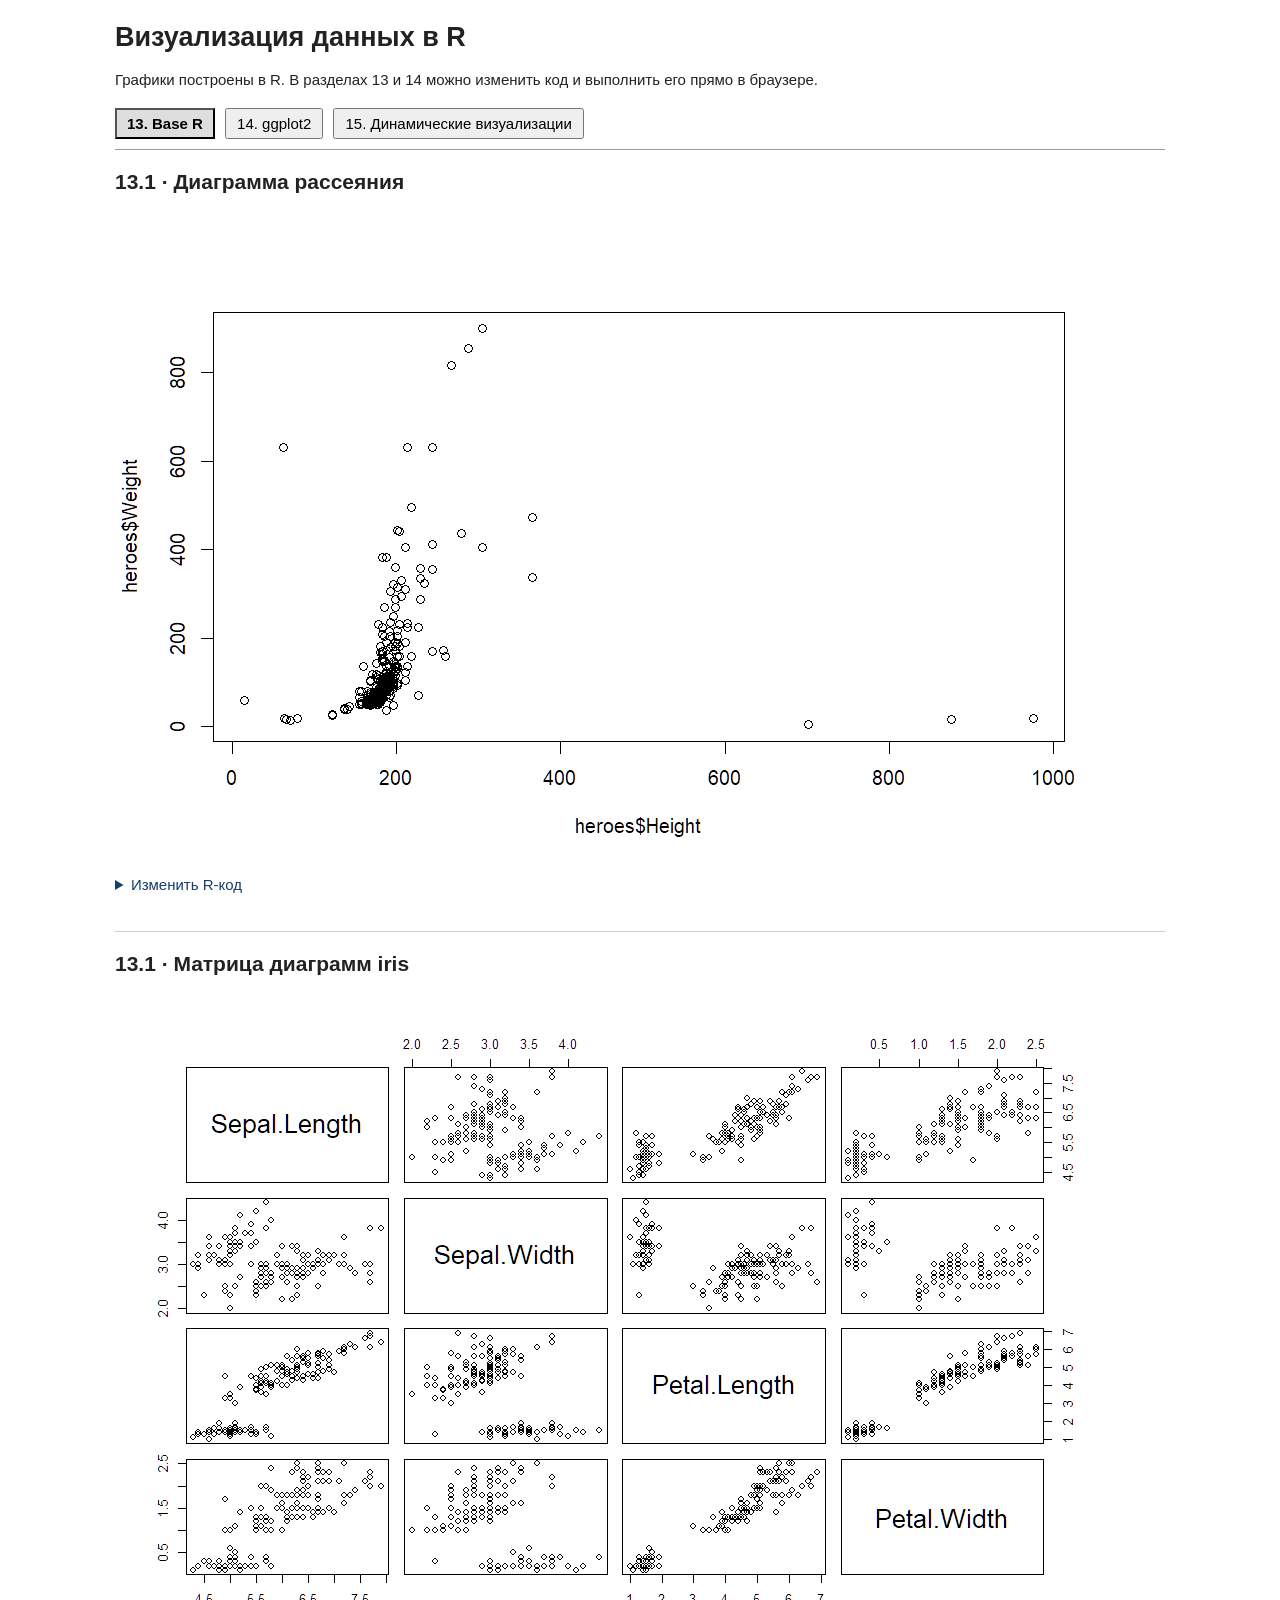
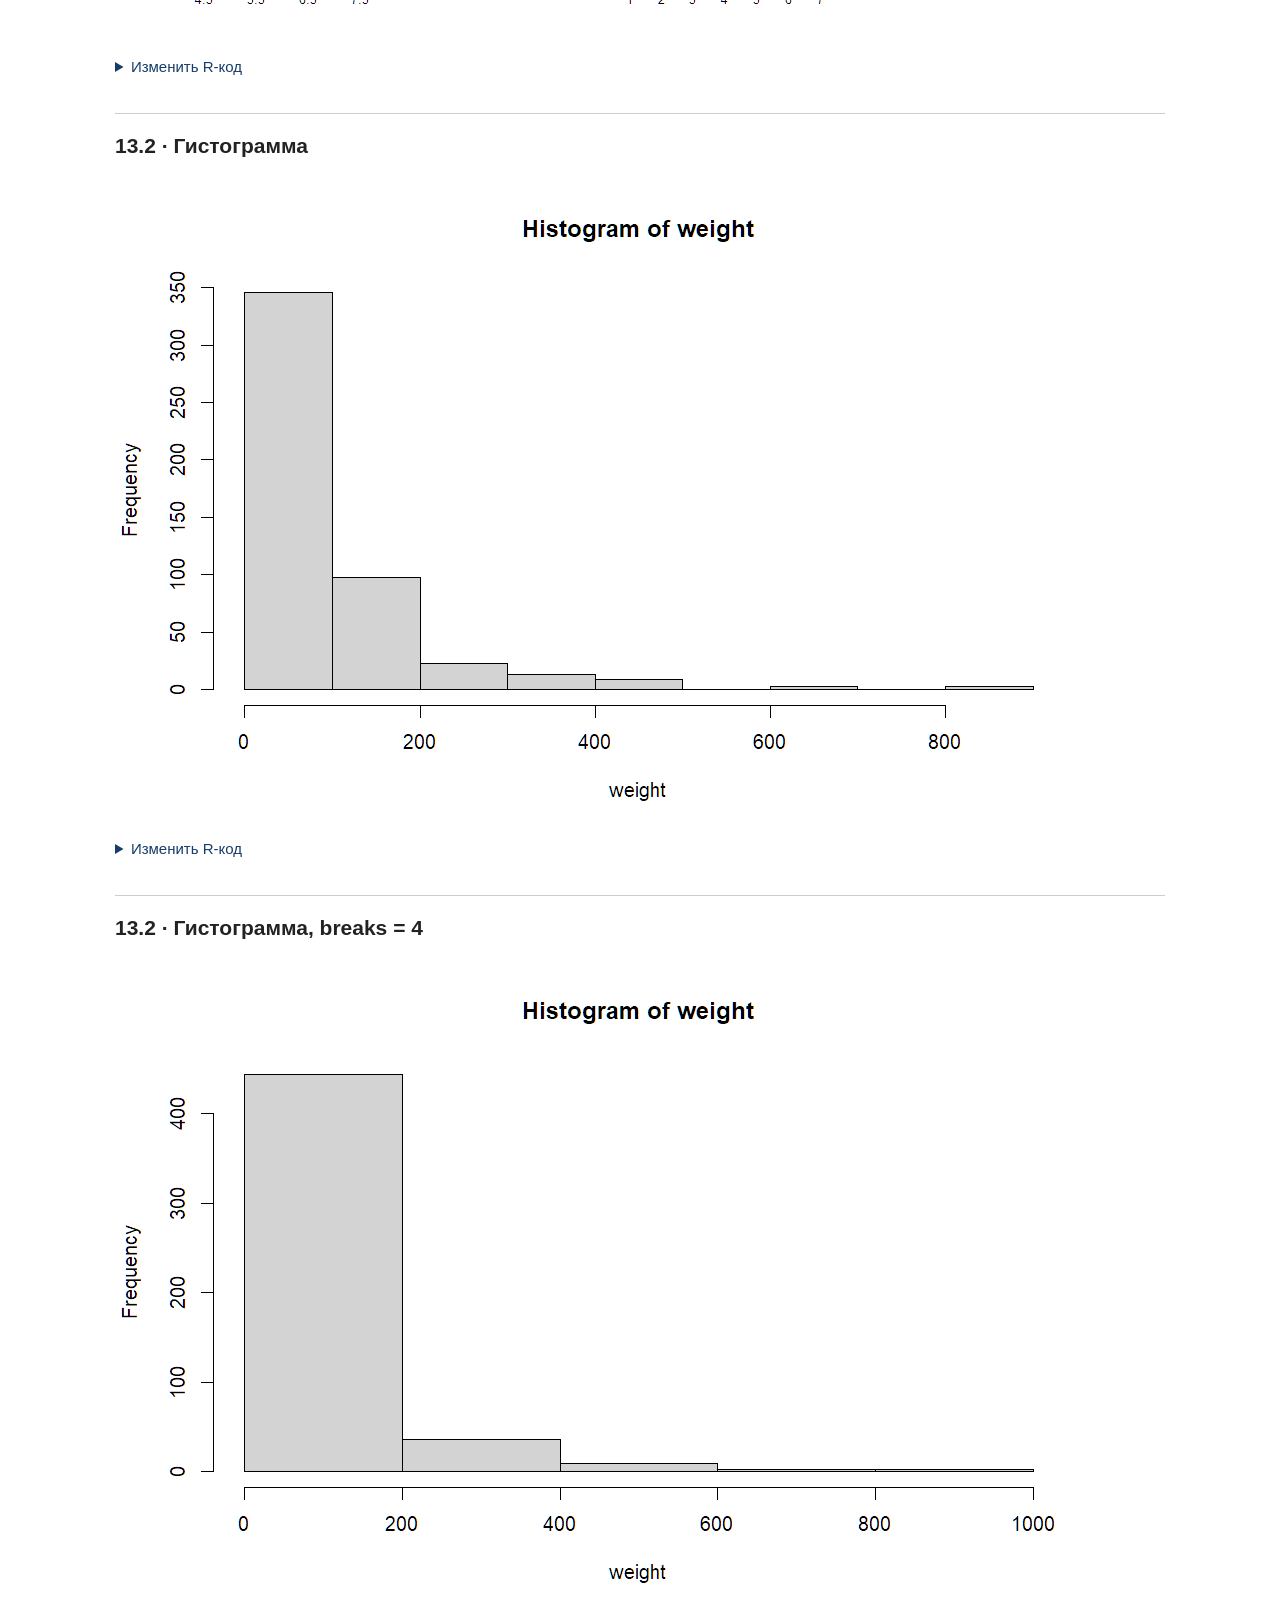
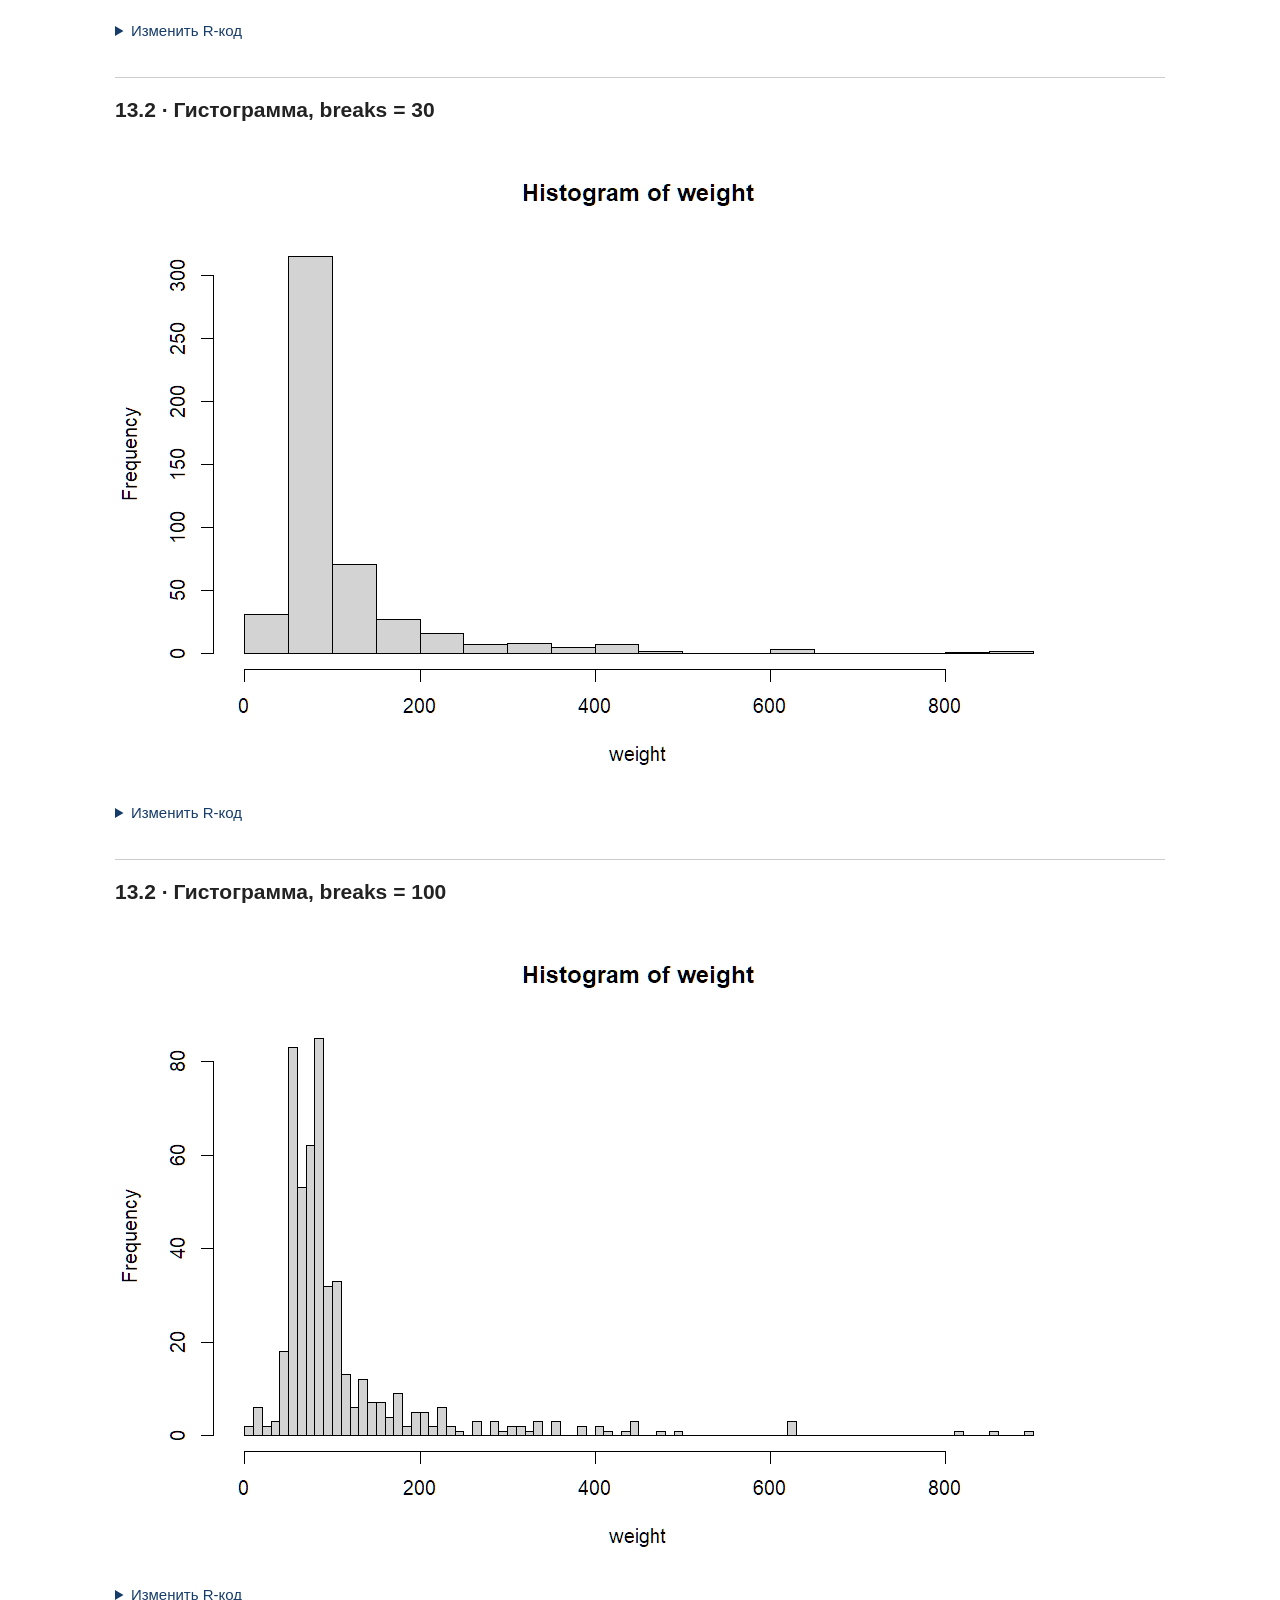
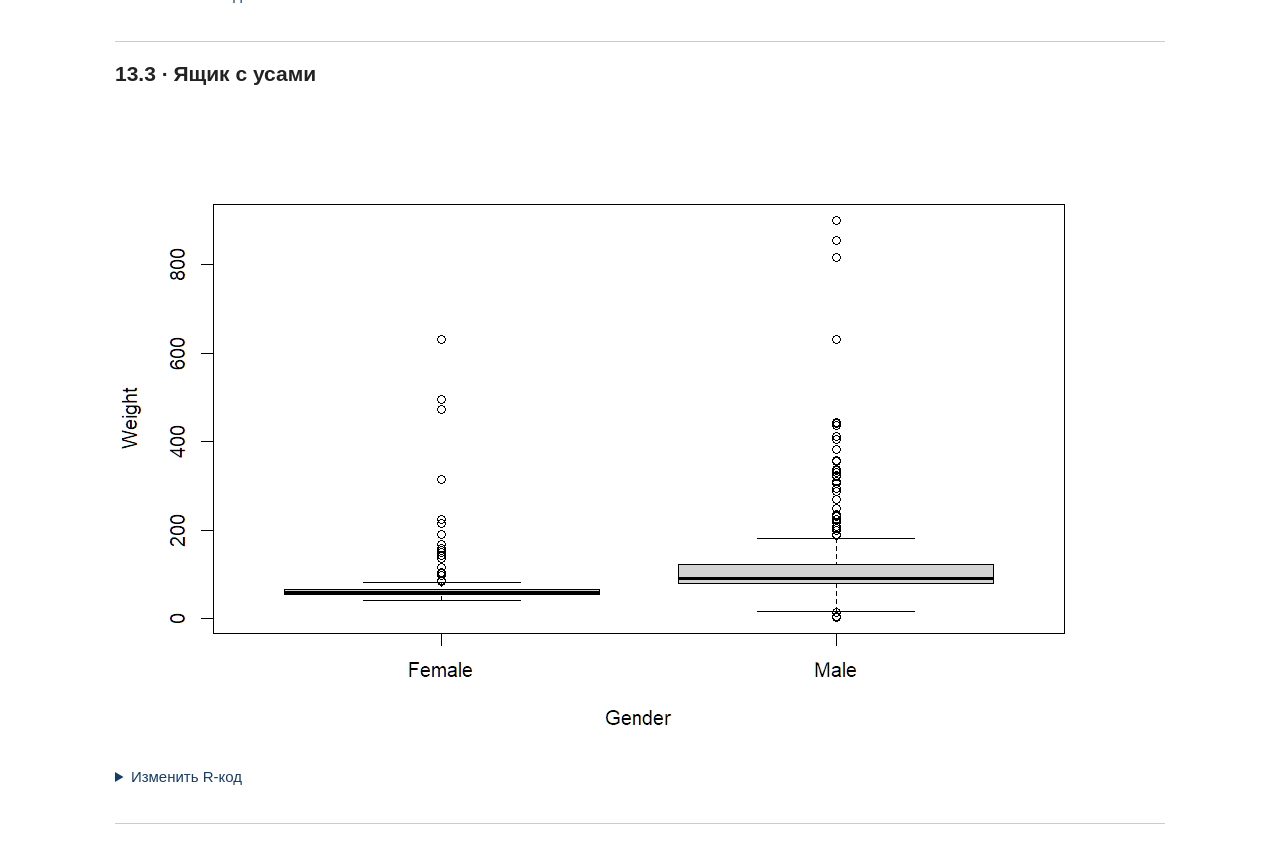
<file: index.html>
<!doctype html><html lang="ru"><head><meta charset="utf-8"><meta name="viewport" content="width=device-width,initial-scale=1">
<title>Визуализация данных в R</title><link rel="stylesheet" href="style.css"></head><body>
<h1>Визуализация данных в R</h1>
<p>Графики построены в R. В разделах 13 и 14 можно изменить код и выполнить его прямо в браузере.</p>
<nav><button class="tab" data-tab="13" aria-selected="true">13. Base R</button>
<button class="tab" data-tab="14" aria-selected="false">14. ggplot2</button>
<button class="tab" data-tab="15" aria-selected="false">15. Динамические визуализации</button></nav>
<div class="tab-panel" id="panel-13" >
<section class="plot" id="base-scatter"><h2>13.1 · Диаграмма рассеяния</h2><div class="visual"><img src="r-assets/base-scatter.png" alt="13.1 · Диаграмма рассеяния"><canvas class="live-canvas" hidden></canvas></div><details class="edit-box"><summary>Изменить R-код</summary><textarea class="r-code" spellcheck="false" aria-label="R-код для 13.1 · Диаграмма рассеяния">plot(heroes$Height, heroes$Weight)</textarea><div class="actions"><button type="button" class="run-code" data-kind="base">Выполнить R</button><button type="button" class="reset-code">Вернуть исходный</button></div><div class="run-status" role="status">webR запустится при первом выполнении кода.</div><pre class="console-output" hidden></pre></details></section>
<section class="plot" id="iris-pairs"><h2>13.1 · Матрица диаграмм iris</h2><div class="visual"><img src="r-assets/iris-pairs.png" alt="13.1 · Матрица диаграмм iris"><canvas class="live-canvas" hidden></canvas></div><details class="edit-box"><summary>Изменить R-код</summary><textarea class="r-code" spellcheck="false" aria-label="R-код для 13.1 · Матрица диаграмм iris">plot(iris[, -5])</textarea><div class="actions"><button type="button" class="run-code" data-kind="base">Выполнить R</button><button type="button" class="reset-code">Вернуть исходный</button></div><div class="run-status" role="status">webR запустится при первом выполнении кода.</div><pre class="console-output" hidden></pre></details></section>
<section class="plot" id="hist-default"><h2>13.2 · Гистограмма</h2><div class="visual"><img src="r-assets/hist-default.png" alt="13.2 · Гистограмма"><canvas class="live-canvas" hidden></canvas></div><details class="edit-box"><summary>Изменить R-код</summary><textarea class="r-code" spellcheck="false" aria-label="R-код для 13.2 · Гистограмма">hist(weight)</textarea><div class="actions"><button type="button" class="run-code" data-kind="base">Выполнить R</button><button type="button" class="reset-code">Вернуть исходный</button></div><div class="run-status" role="status">webR запустится при первом выполнении кода.</div><pre class="console-output" hidden></pre></details></section>
<section class="plot" id="hist-4"><h2>13.2 · Гистограмма, breaks = 4</h2><div class="visual"><img src="r-assets/hist-4.png" alt="13.2 · Гистограмма, breaks = 4"><canvas class="live-canvas" hidden></canvas></div><details class="edit-box"><summary>Изменить R-код</summary><textarea class="r-code" spellcheck="false" aria-label="R-код для 13.2 · Гистограмма, breaks = 4">hist(weight, breaks = 4)</textarea><div class="actions"><button type="button" class="run-code" data-kind="base">Выполнить R</button><button type="button" class="reset-code">Вернуть исходный</button></div><div class="run-status" role="status">webR запустится при первом выполнении кода.</div><pre class="console-output" hidden></pre></details></section>
<section class="plot" id="hist-30"><h2>13.2 · Гистограмма, breaks = 30</h2><div class="visual"><img src="r-assets/hist-30.png" alt="13.2 · Гистограмма, breaks = 30"><canvas class="live-canvas" hidden></canvas></div><details class="edit-box"><summary>Изменить R-код</summary><textarea class="r-code" spellcheck="false" aria-label="R-код для 13.2 · Гистограмма, breaks = 30">hist(weight, breaks = 30)</textarea><div class="actions"><button type="button" class="run-code" data-kind="base">Выполнить R</button><button type="button" class="reset-code">Вернуть исходный</button></div><div class="run-status" role="status">webR запустится при первом выполнении кода.</div><pre class="console-output" hidden></pre></details></section>
<section class="plot" id="hist-100"><h2>13.2 · Гистограмма, breaks = 100</h2><div class="visual"><img src="r-assets/hist-100.png" alt="13.2 · Гистограмма, breaks = 100"><canvas class="live-canvas" hidden></canvas></div><details class="edit-box"><summary>Изменить R-код</summary><textarea class="r-code" spellcheck="false" aria-label="R-код для 13.2 · Гистограмма, breaks = 100">hist(weight, breaks = 100)</textarea><div class="actions"><button type="button" class="run-code" data-kind="base">Выполнить R</button><button type="button" class="reset-code">Вернуть исходный</button></div><div class="run-status" role="status">webR запустится при первом выполнении кода.</div><pre class="console-output" hidden></pre></details></section>
<section class="plot" id="base-box"><h2>13.3 · Ящик с усами</h2><div class="visual"><img src="r-assets/base-box.png" alt="13.3 · Ящик с усами"><canvas class="live-canvas" hidden></canvas></div><details class="edit-box"><summary>Изменить R-код</summary><textarea class="r-code" spellcheck="false" aria-label="R-код для 13.3 · Ящик с усами">boxplot(Weight ~ Gender, data = heroes)</textarea><div class="actions"><button type="button" class="run-code" data-kind="base">Выполнить R</button><button type="button" class="reset-code">Вернуть исходный</button></div><div class="run-status" role="status">webR запустится при первом выполнении кода.</div><pre class="console-output" hidden></pre></details></section>
</div>
<div class="tab-panel" id="panel-14" hidden>
<section class="plot" id="gg-bar"><h2>14.3 · Столбчатая диаграмма</h2><div class="visual"><img src="r-assets/gg-bar.png" alt="14.3 · Столбчатая диаграмма"><canvas class="live-canvas" hidden></canvas></div><details class="edit-box"><summary>Изменить R-код</summary><textarea class="r-code" spellcheck="false" aria-label="R-код для 14.3 · Столбчатая диаграмма">print(ggplot(heroes) + geom_bar(aes(x = Gender, fill = Gender)))</textarea><div class="actions"><button type="button" class="run-code" data-kind="ggplot">Выполнить R</button><button type="button" class="reset-code">Вернуть исходный</button></div><div class="run-status" role="status">webR запустится при первом выполнении кода.</div><pre class="console-output" hidden></pre></details></section>
<section class="plot" id="gg-onebar"><h2>14.3 · Один составной столбец</h2><div class="visual"><img src="r-assets/gg-onebar.png" alt="14.3 · Один составной столбец"><canvas class="live-canvas" hidden></canvas></div><details class="edit-box"><summary>Изменить R-код</summary><textarea class="r-code" spellcheck="false" aria-label="R-код для 14.3 · Один составной столбец">print(ggplot(heroes) + geom_bar(aes(x = &quot;&quot;, fill = Gender)))</textarea><div class="actions"><button type="button" class="run-code" data-kind="ggplot">Выполнить R</button><button type="button" class="reset-code">Вернуть исходный</button></div><div class="run-status" role="status">webR запустится при первом выполнении кода.</div><pre class="console-output" hidden></pre></details></section>
<section class="plot" id="gg-pie"><h2>14.3 · Круговая диаграмма</h2><div class="visual"><img src="r-assets/gg-pie.png" alt="14.3 · Круговая диаграмма"><canvas class="live-canvas" hidden></canvas></div><details class="edit-box"><summary>Изменить R-код</summary><textarea class="r-code" spellcheck="false" aria-label="R-код для 14.3 · Круговая диаграмма">print(ggplot(heroes) +
  geom_bar(aes(x = &quot;&quot;, fill = Gender)) +
  coord_polar(theta = &quot;y&quot;) +
  theme_void() +
  labs(title = &quot;Gender distributions for superheroes&quot;))</textarea><div class="actions"><button type="button" class="run-code" data-kind="ggplot">Выполнить R</button><button type="button" class="reset-code">Вернуть исходный</button></div><div class="run-status" role="status">webR запустится при первом выполнении кода.</div><pre class="console-output" hidden></pre></details></section>
<section class="plot" id="gg-meta"><h2>14.4 · Мета-анализ: слои, размеры, фасетки, палитра</h2><div class="visual"><img src="r-assets/gg-meta.png" alt="14.4 · Мета-анализ: слои, размеры, фасетки, палитра"><canvas class="live-canvas" hidden></canvas></div><details class="edit-box"><summary>Изменить R-код</summary><textarea class="r-code" spellcheck="false" aria-label="R-код для 14.4 · Мета-анализ: слои, размеры, фасетки, палитра">print(ggplot(subset(meta, Design != &quot;School Age Cutoff&quot;),
  aes(x = Outcome_age, y = Effect_size, size = 1/(SE^2),
      colour = Design, fill = Design)) +
  geom_point(alpha = .55) +
  geom_hline(yintercept = 0, linetype = &quot;dotted&quot;) +
  geom_smooth(method = &quot;lm&quot;, linewidth = .5, alpha = .25) +
  scale_x_continuous(breaks = c(20,30,40,50,60,70,80)) +
  scale_colour_brewer(palette = &quot;Set1&quot;) +
  scale_fill_brewer(palette = &quot;Set1&quot;) +
  guides(size = &quot;none&quot;, colour = &quot;none&quot;, fill = &quot;none&quot;) +
  labs(title = &quot;Effect of education as a function of age&quot;,
       x = &quot;Age at outcome test (years)&quot;,
       y = &quot;Gain for 1 year of education (IQ points)&quot;) +
  theme_bw() +
  theme(plot.title = element_text(hjust = .5)) +
  facet_grid(Design ~ .))</textarea><div class="actions"><button type="button" class="run-code" data-kind="ggplot">Выполнить R</button><button type="button" class="reset-code">Вернуть исходный</button></div><div class="run-status" role="status">webR запустится при первом выполнении кода.</div><pre class="console-output" hidden></pre></details></section>
</div>
<div class="tab-panel" id="panel-15" hidden>
<section class="plot" id="ggplotly"><h2>15.2 · ggplotly()</h2><div class="visual"><iframe src="r-assets/ggplotly.html" loading="lazy" title="15.2 · ggplotly()"></iframe><canvas class="live-canvas" hidden></canvas></div><details><summary>R-код (просмотр)</summary><pre>plotly::ggplotly(p)</pre></details></section>
<section class="plot" id="plotly"><h2>15.2 · plot_ly()</h2><div class="visual"><iframe src="r-assets/plotly.html" loading="lazy" title="15.2 · plot_ly()"></iframe><canvas class="live-canvas" hidden></canvas></div><details><summary>R-код (просмотр)</summary><pre>plotly::plot_ly(heroes, x = ~Height, y = ~Weight, color = ~Gender, type = &quot;scatter&quot;, mode = &quot;markers&quot;)</pre></details></section>
<section class="plot" id="datatable"><h2>15.3 · htmlwidgets: DT</h2><div class="visual"><iframe src="r-assets/datatable.html" loading="lazy" title="15.3 · htmlwidgets: DT"></iframe><canvas class="live-canvas" hidden></canvas></div><details><summary>R-код (просмотр)</summary><pre>DT::datatable(heroes, options = list(pageLength = 10, scrollX = TRUE))</pre></details></section>
</div>
<script type="module" src="web-editor.js"></script></body></html>
</file>
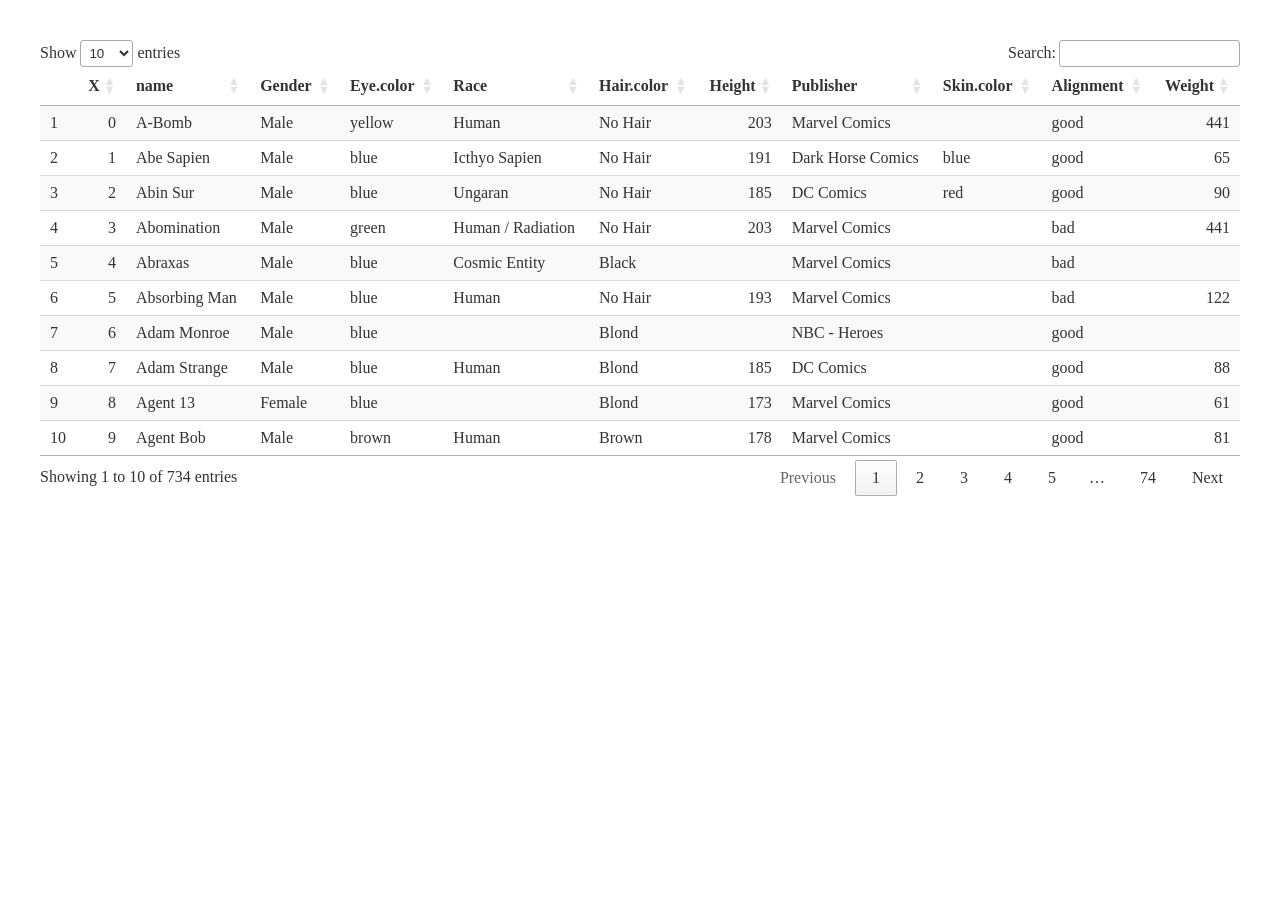
<file: r-assets/datatable.html>
<!DOCTYPE html>
<html lang="en">
<head>
<meta charset="utf-8"/>
<style>body{background-color:white;}</style>
<link href="datatable_files/htmltools-fill-0.5.9/fill.css" rel="stylesheet" />
<script src="datatable_files/htmlwidgets-1.6.4/htmlwidgets.js"></script>
<link href="datatable_files/datatables-css-0.0.0/datatables-crosstalk.css" rel="stylesheet" />
<script src="datatable_files/datatables-binding-0.34.0/datatables.js"></script>
<script src="datatable_files/jquery-3.6.0/jquery-3.6.0.min.js"></script>
<link href="datatable_files/dt-core-1.13.6/css/jquery.dataTables.min.css" rel="stylesheet" />
<link href="datatable_files/dt-core-1.13.6/css/jquery.dataTables.extra.css" rel="stylesheet" />
<script src="datatable_files/dt-core-1.13.6/js/jquery.dataTables.min.js"></script>
<link href="datatable_files/crosstalk-1.2.2/css/crosstalk.min.css" rel="stylesheet" />
<script src="datatable_files/crosstalk-1.2.2/js/crosstalk.min.js"></script>
  <title>datatables</title>
</head>
<body>
<div id="htmlwidget_container">
  <div class="datatables html-widget html-fill-item" id="htmlwidget-416875ad23c7a85929b9" style="width:100%;height:auto;"></div>
</div>
<script type="application/json" data-for="htmlwidget-416875ad23c7a85929b9">{"x":{"filter":"none","vertical":false,"data":[["1","2","3","4","5","6","7","8","9","10","11","12","13","14","15","16","17","18","19","20","21","22","23","24","25","26","27","28","29","30","31","32","33","34","35","36","37","38","39","40","41","42","43","44","45","46","47","48","49","50","51","52","53","54","55","56","57","58","59","60","61","62","63","64","65","66","67","68","69","70","71","72","73","74","75","76","77","78","79","80","81","82","83","84","85","86","87","88","89","90","91","92","93","94","95","96","97","98","99","100","101","102","103","104","105","106","107","108","109","110","111","112","113","114","115","116","117","118","119","120","121","122","123","124","125","126","127","128","129","130","131","132","133","134","135","136","137","138","139","140","141","142","143","144","145","146","147","148","149","150","151","152","153","154","155","156","157","158","159","160","161","162","163","164","165","166","167","168","169","170","171","172","173","174","175","176","177","178","179","180","181","182","183","184","185","186","187","188","189","190","191","192","193","194","195","196","197","198","199","200","201","202","203","204","205","206","207","208","209","210","211","212","213","214","215","216","217","218","219","220","221","222","223","224","225","226","227","228","229","230","231","232","233","234","235","236","237","238","239","240","241","242","243","244","245","246","247","248","249","250","251","252","253","254","255","256","257","258","259","260","261","262","263","264","265","266","267","268","269","270","271","272","273","274","275","276","277","278","279","280","281","282","283","284","285","286","287","288","289","290","291","292","293","294","295","296","297","298","299","300","301","302","303","304","305","306","307","308","309","310","311","312","313","314","315","316","317","318","319","320","321","322","323","324","325","326","327","328","329","330","331","332","333","334","335","336","337","338","339","340","341","342","343","344","345","346","347","348","349","350","351","352","353","354","355","356","357","358","359","360","361","362","363","364","365","366","367","368","369","370","371","372","373","374","375","376","377","378","379","380","381","382","383","384","385","386","387","388","389","390","391","392","393","394","395","396","397","398","399","400","401","402","403","404","405","406","407","408","409","410","411","412","413","414","415","416","417","418","419","420","421","422","423","424","425","426","427","428","429","430","431","432","433","434","435","436","437","438","439","440","441","442","443","444","445","446","447","448","449","450","451","452","453","454","455","456","457","458","459","460","461","462","463","464","465","466","467","468","469","470","471","472","473","474","475","476","477","478","479","480","481","482","483","484","485","486","487","488","489","490","491","492","493","494","495","496","497","498","499","500","501","502","503","504","505","506","507","508","509","510","511","512","513","514","515","516","517","518","519","520","521","522","523","524","525","526","527","528","529","530","531","532","533","534","535","536","537","538","539","540","541","542","543","544","545","546","547","548","549","550","551","552","553","554","555","556","557","558","559","560","561","562","563","564","565","566","567","568","569","570","571","572","573","574","575","576","577","578","579","580","581","582","583","584","585","586","587","588","589","590","591","592","593","594","595","596","597","598","599","600","601","602","603","604","605","606","607","608","609","610","611","612","613","614","615","616","617","618","619","620","621","622","623","624","625","626","627","628","629","630","631","632","633","634","635","636","637","638","639","640","641","642","643","644","645","646","647","648","649","650","651","652","653","654","655","656","657","658","659","660","661","662","663","664","665","666","667","668","669","670","671","672","673","674","675","676","677","678","679","680","681","682","683","684","685","686","687","688","689","690","691","692","693","694","695","696","697","698","699","700","701","702","703","704","705","706","707","708","709","710","711","712","713","714","715","716","717","718","719","720","721","722","723","724","725","726","727","728","729","730","731","732","733","734"],[0,1,2,3,4,5,6,7,8,9,10,11,12,13,14,15,16,17,18,19,20,21,22,23,24,25,26,27,28,29,30,31,32,33,34,35,36,37,38,39,40,41,42,43,44,45,46,47,48,49,50,51,52,53,54,55,56,57,58,59,60,61,62,63,64,65,66,67,68,69,70,71,72,73,74,75,76,77,78,79,80,81,82,83,84,85,86,87,88,89,90,91,92,93,94,95,96,97,98,99,100,101,102,103,104,105,106,107,108,109,110,111,112,113,114,115,116,117,118,119,120,121,122,123,124,125,126,127,128,129,130,131,132,133,134,135,136,137,138,139,140,141,142,143,144,145,146,147,148,149,150,151,152,153,154,155,156,157,158,159,160,161,162,163,164,165,166,167,168,169,170,171,172,173,174,175,176,177,178,179,180,181,182,183,184,185,186,187,188,189,190,191,192,193,194,195,196,197,198,199,200,201,202,203,204,205,206,207,208,209,210,211,212,213,214,215,216,217,218,219,220,221,222,223,224,225,226,227,228,229,230,231,232,233,234,235,236,237,238,239,240,241,242,243,244,245,246,247,248,249,250,251,252,253,254,255,256,257,258,259,260,261,262,263,264,265,266,267,268,269,270,271,272,273,274,275,276,277,278,279,280,281,282,283,284,285,286,287,288,289,290,291,292,293,294,295,296,297,298,299,300,301,302,303,304,305,306,307,308,309,310,311,312,313,314,315,316,317,318,319,320,321,322,323,324,325,326,327,328,329,330,331,332,333,334,335,336,337,338,339,340,341,342,343,344,345,346,347,348,349,350,351,352,353,354,355,356,357,358,359,360,361,362,363,364,365,366,367,368,369,370,371,372,373,374,375,376,377,378,379,380,381,382,383,384,385,386,387,388,389,390,391,392,393,394,395,396,397,398,399,400,401,402,403,404,405,406,407,408,409,410,411,412,413,414,415,416,417,418,419,420,421,422,423,424,425,426,427,428,429,430,431,432,433,434,435,436,437,438,439,440,441,442,443,444,445,446,447,448,449,450,451,452,453,454,455,456,457,458,459,460,461,462,463,464,465,466,467,468,469,470,471,472,473,474,475,476,477,478,479,480,481,482,483,484,485,486,487,488,489,490,491,492,493,494,495,496,497,498,499,500,501,502,503,504,505,506,507,508,509,510,511,512,513,514,515,516,517,518,519,520,521,522,523,524,525,526,527,528,529,530,531,532,533,534,535,536,537,538,539,540,541,542,543,544,545,546,547,548,549,550,551,552,553,554,555,556,557,558,559,560,561,562,563,564,565,566,567,568,569,570,571,572,573,574,575,576,577,578,579,580,581,582,583,584,585,586,587,588,589,590,591,592,593,594,595,596,597,598,599,600,601,602,603,604,605,606,607,608,609,610,611,612,613,614,615,616,617,618,619,620,621,622,623,624,625,626,627,628,629,630,631,632,633,634,635,636,637,638,639,640,641,642,643,644,645,646,647,648,649,650,651,652,653,654,655,656,657,658,659,660,661,662,663,664,665,666,667,668,669,670,671,672,673,674,675,676,677,678,679,680,681,682,683,684,685,686,687,688,689,690,691,692,693,694,695,696,697,698,699,700,701,702,703,704,705,706,707,708,709,710,711,712,713,714,715,716,717,718,719,720,721,722,723,724,725,726,727,728,729,730,731,732,733],["A-Bomb","Abe Sapien","Abin Sur","Abomination","Abraxas","Absorbing Man","Adam Monroe","Adam Strange","Agent 13","Agent Bob","Agent Zero","Air-Walker","Ajax","Alan Scott","Alex Mercer","Alex Woolsly","Alfred Pennyworth","Alien","Allan Quatermain","Amazo","Ammo","Ando Masahashi","Angel","Angel","Angel Dust","Angel Salvadore","Angela","Animal Man","Annihilus","Ant-Man","Ant-Man II","Anti-Monitor","Anti-Spawn","Anti-Venom","Apocalypse","Aquababy","Aqualad","Aquaman","Arachne","Archangel","Arclight","Ardina","Ares","Ariel","Armor","Arsenal","Astro Boy","Atlas","Atlas","Atom","Atom","Atom Girl","Atom II","Atom III","Atom IV","Aurora","Azazel","Azrael","Aztar","Bane","Banshee","Bantam","Batgirl","Batgirl","Batgirl III","Batgirl IV","Batgirl V","Batgirl VI","Batman","Batman","Batman II","Battlestar","Batwoman V","Beak","Beast","Beast Boy","Beetle","Ben 10","Beta Ray Bill","Beyonder","Big Barda","Big Daddy","Big Man","Bill Harken","Billy Kincaid","Binary","Bionic Woman","Bird-Brain","Bird-Man","Bird-Man II","Birdman","Bishop","Bizarro","Black Abbott","Black Adam","Black Bolt","Black Canary","Black Canary","Black Cat","Black Flash","Black Goliath","Black Knight III","Black Lightning","Black Mamba","Black Manta","Black Panther","Black Widow","Black Widow II","Blackout","Blackwing","Blackwulf","Blade","Blaquesmith","Bling!","Blink","Blizzard","Blizzard","Blizzard II","Blob","Bloodaxe","Bloodhawk","Bloodwraith","Blue Beetle","Blue Beetle","Blue Beetle II","Blue Beetle III","Boba Fett","Bolt","Bomb Queen","Boom-Boom","Boomer","Booster Gold","Box","Box III","Box IV","Brainiac","Brainiac 5","Brother Voodoo","Brundlefly","Buffy","Bullseye","Bumblebee","Bumbleboy","Bushido","Cable","Callisto","Cameron Hicks","Cannonball","Captain America","Captain Atom","Captain Britain","Captain Cold","Captain Epic","Captain Hindsight","Captain Mar-vell","Captain Marvel","Captain Marvel","Captain Marvel II","Captain Midnight","Captain Planet","Captain Universe","Carnage","Cat","Cat II","Catwoman","Cecilia Reyes","Century","Cerebra","Chamber","Chameleon","Changeling","Cheetah","Cheetah II","Cheetah III","Chromos","Chuck Norris","Citizen Steel","Claire Bennet","Clea","Cloak","Clock King","Cogliostro","Colin Wagner","Colossal Boy","Colossus","Copycat","Corsair","Cottonmouth","Crimson Crusader","Crimson Dynamo","Crystal","Curse","Cy-Gor","Cyborg","Cyborg Superman","Cyclops","Cypher","Dagger","Danny Cooper","Daphne Powell","Daredevil","Darkhawk","Darkman","Darkseid","Darkside","Darkstar","Darth Maul","Darth Vader","Dash","Data","Dazzler","Deadman","Deadpool","Deadshot","Deathlok","Deathstroke","Demogoblin","Destroyer","Diamondback","DL Hawkins","Doc Samson","Doctor Doom","Doctor Doom II","Doctor Fate","Doctor Octopus","Doctor Strange","Domino","Donatello","Donna Troy","Doomsday","Doppelganger","Dormammu","Dr Manhattan","Drax the Destroyer","Ego","Elastigirl","Electro","Elektra","Elle Bishop","Elongated Man","Emma Frost","Enchantress","Energy","ERG-1","Ethan Hunt","Etrigan","Evil Deadpool","Evilhawk","Exodus","Fabian Cortez","Falcon","Fallen One II","Faora","Feral","Fighting Spirit","Fin Fang Foom","Firebird","Firelord","Firestar","Firestorm","Firestorm","Fixer","Flash","Flash Gordon","Flash II","Flash III","Flash IV","Forge","Franklin Richards","Franklin Storm","Frenzy","Frigga","Galactus","Gambit","Gamora","Garbage Man","Gary Bell","General Zod","Genesis","Ghost Rider","Ghost Rider II","Giant-Man","Giant-Man II","Giganta","Gladiator","Goblin Queen","Godzilla","Gog","Goku","Goliath","Goliath","Goliath","Goliath IV","Gorilla Grodd","Granny Goodness","Gravity","Greedo","Green Arrow","Green Goblin","Green Goblin II","Green Goblin III","Green Goblin IV","Groot","Guardian","Guy Gardner","Hal Jordan","Han Solo","Hancock","Harley Quinn","Harry Potter","Havok","Hawk","Hawkeye","Hawkeye II","Hawkgirl","Hawkman","Hawkwoman","Hawkwoman II","Hawkwoman III","Heat Wave","Hela","Hellboy","Hellcat","Hellstorm","Hercules","Hiro Nakamura","Hit-Girl","Hobgoblin","Hollow","Hope Summers","Howard the Duck","Hulk","Human Torch","Huntress","Husk","Hybrid","Hydro-Man","Hyperion","Iceman","Impulse","Indiana Jones","Indigo","Ink","Invisible Woman","Iron Fist","Iron Man","Iron Monger","Isis","Jack Bauer","Jack of Hearts","Jack-Jack","James Bond","James T. Kirk","Jar Jar Binks","Jason Bourne","Jean Grey","Jean-Luc Picard","Jennifer Kale","Jesse Quick","Jessica Cruz","Jessica Jones","Jessica Sanders","Jigsaw","Jim Powell","JJ Powell","Johann Krauss","John Constantine","John Stewart","John Wraith","Joker","Jolt","Jubilee","Judge Dredd","Juggernaut","Junkpile","Justice","Jyn Erso","K-2SO","Kang","Karate Kid","Kathryn Janeway","Katniss Everdeen","Kevin 11","Kick-Ass","Kid Flash","Kid Flash II","Killer Croc","Killer Frost","Kilowog","King Kong","King Shark","Kingpin","Klaw","Kool-Aid Man","Kraven II","Kraven the Hunter","Krypto","Kyle Rayner","Kylo Ren","Lady Bullseye","Lady Deathstrike","Leader","Leech","Legion","Leonardo","Lex Luthor","Light Lass","Lightning Lad","Lightning Lord","Living Brain","Living Tribunal","Liz Sherman","Lizard","Lobo","Loki","Longshot","Luke Cage","Luke Campbell","Luke Skywalker","Luna","Lyja","Mach-IV","Machine Man","Magneto","Magog","Magus","Man of Miracles","Man-Bat","Man-Thing","Man-Wolf","Mandarin","Mantis","Martian Manhunter","Marvel Girl","Master Brood","Master Chief","Match","Matt Parkman","Maverick","Maxima","Maya Herrera","Medusa","Meltdown","Mephisto","Mera","Metallo","Metamorpho","Meteorite","Metron","Micah Sanders","Michelangelo","Micro Lad","Mimic","Minna Murray","Misfit","Miss Martian","Mister Fantastic","Mister Freeze","Mister Knife","Mister Mxyzptlk","Mister Sinister","Mister Zsasz","Mockingbird","MODOK","Mogo","Mohinder Suresh","Moloch","Molten Man","Monarch","Monica Dawson","Moon Knight","Moonstone","Morlun","Morph","Moses Magnum","Mr Immortal","Mr Incredible","Ms Marvel II","Multiple Man","Mysterio","Mystique","Namor","Namor","Namora","Namorita","Naruto Uzumaki","Nathan Petrelli","Nebula","Negasonic Teenage Warhead","Nick Fury","Nightcrawler","Nightwing","Niki Sanders","Nina Theroux","Nite Owl II","Northstar","Nova","Nova","Odin","Offspring","Omega Red","Omniscient","One Punch Man","One-Above-All","Onslaught","Oracle","Osiris","Overtkill","Ozymandias","Parademon","Paul Blart","Penance","Penance I","Penance II","Penguin","Peter Petrelli","Phantom","Phantom Girl","Phoenix","Plantman","Plastic Lad","Plastic Man","Plastique","Poison Ivy","Polaris","Power Girl","Power Man","Predator","Professor X","Professor Zoom","Proto-Goblin","Psylocke","Punisher","Purple Man","Pyro","Q","Quantum","Question","Quicksilver","Quill","Ra's Al Ghul","Rachel Pirzad","Rambo","Raphael","Raven","Ray","Razor-Fist II","Red Arrow","Red Hood","Red Hulk","Red Mist","Red Robin","Red Skull","Red Tornado","Redeemer II","Redeemer III","Renata Soliz","Rey","Rhino","Rick Flag","Riddler","Rip Hunter","Ripcord","Robin","Robin II","Robin III","Robin V","Robin VI","Rocket Raccoon","Rogue","Ronin","Rorschach","Sabretooth","Sage","Sandman","Sasquatch","Sauron","Savage Dragon","Scarecrow","Scarlet Spider","Scarlet Spider II","Scarlet Witch","Scorpia","Scorpion","Sebastian Shaw","Sentry","Shadow King","Shadow Lass","Shadowcat","Shang-Chi","Shatterstar","She-Hulk","She-Thing","Shocker","Shriek","Shrinking Violet","Sif","Silk","Silk Spectre","Silk Spectre II","Silver Surfer","Silverclaw","Simon Baz","Sinestro","Siren","Siren II","Siryn","Skaar","Snake-Eyes","Snowbird","Sobek","Solomon Grundy","Songbird","Space Ghost","Spawn","Spectre","Speedball","Speedy","Speedy","Spider-Carnage","Spider-Girl","Spider-Gwen","Spider-Man","Spider-Man","Spider-Man","Spider-Woman","Spider-Woman II","Spider-Woman III","Spider-Woman IV","Spock","Spyke","Stacy X","Star-Lord","Stardust","Starfire","Stargirl","Static","Steel","Stephanie Powell","Steppenwolf","Storm","Stormtrooper","Sunspot","Superboy","Superboy-Prime","Supergirl","Superman","Swamp Thing","Swarm","Sylar","Synch","T-1000","T-800","T-850","T-X","Taskmaster","Tempest","Thanos","The Cape","The Comedian","Thing","Thor","Thor Girl","Thunderbird","Thunderbird II","Thunderbird III","Thunderstrike","Thundra","Tiger Shark","Tigra","Tinkerer","Titan","Toad","Toxin","Toxin","Tracy Strauss","Trickster","Trigon","Triplicate Girl","Triton","Two-Face","Ultragirl","Ultron","Utgard-Loki","Vagabond","Valerie Hart","Valkyrie","Vanisher","Vegeta","Venom","Venom II","Venom III","Venompool","Vertigo II","Vibe","Vindicator","Vindicator","Violator","Violet Parr","Vision","Vision II","Vixen","Vulcan","Vulture","Walrus","War Machine","Warbird","Warlock","Warp","Warpath","Wasp","Watcher","Weapon XI","White Canary","White Queen","Wildfire","Winter Soldier","Wiz Kid","Wolfsbane","Wolverine","Wonder Girl","Wonder Man","Wonder Woman","Wondra","Wyatt Wingfoot","X-23","X-Man","Yellow Claw","Yellowjacket","Yellowjacket II","Ymir","Yoda","Zatanna","Zoom"],["Male","Male","Male","Male","Male","Male","Male","Male","Female","Male","Male","Male","Male","Male","Male","Male","Male","Male","Male","Male","Male","Male","Male","Male","Female","Female","Female","Male","Male","Male","Male","Male","Male","Male","Male","Male","Male","Male","Female","Male","Female","Female","Male","Female","Female","Male","Male","Male","Male","Male","Male","Female","Male","Male","Male","Female","Male","Male","Male","Male","Male","Male","Female","Female","Female","Female","Female","Female","Male","Male","Male","Male","Female","Male","Male","Male","Male","Male","Male","Male","Female","Male","Male","Male","Male","Female","Female",null,"Male","Male","Male","Male","Male","Male","Male","Male","Female","Female","Female","Male","Male","Male","Male","Female","Male","Male","Female","Female","Male","Male","Male","Male",null,"Female","Female","Male","Male","Male","Male","Female","Male","Male","Male","Male","Male","Male","Male","Male","Female","Female","Female","Male","Male",null,null,"Male","Male","Male","Male","Female","Male","Female","Male","Male","Male","Female","Male","Male","Male","Male","Male","Male","Male","Male","Male","Female","Male","Male","Male","Male",null,"Male","Female","Female","Female",null,"Male","Female","Male","Male","Male","Female","Female","Female","Male","Male","Male","Female",null,"Male","Male","Male","Male","Male","Male","Female","Male","Male","Male","Male","Female","Male","Male","Male","Male","Male",null,"Female","Male","Female","Male","Male","Male","Male",null,"Female","Male","Male","Male","Male","Female","Male","Male","Male","Male","Male","Male","Male","Male","Male","Male","Male","Male","Male","Male","Male","Female","Male","Female","Male","Male","Male","Male","Male",null,"Female","Male","Female","Female","Male","Female","Female","Female","Male","Male","Male","Male","Male","Male",null,"Male","Male","Female",null,"Female","Male","Female",null,"Female","Male","Male",null,"Male","Male","Male","Male","Male",null,"Male",null,"Female","Female","Male","Male","Female","Male","Male","Male","Male","Male",null,"Male","Male","Female","Male","Female",null,"Male","Male","Male","Male","Male","Male","Male","Female","Male","Male","Male","Male","Male","Male","Male","Male","Male","Male","Male","Male","Male","Female","Male","Male","Male","Male","Female","Female","Male","Female","Female","Female","Male","Female","Male","Female","Male","Male","Male","Female","Male","Female","Female","Male","Male","Male","Female","Female","Male","Male","Male","Male","Male","Male","Female","Male","Female","Male","Male","Male","Female","Male","Male","Male","Male","Male","Male","Male","Female","Male","Female","Female","Female","Female","Female","Male","Male","Male","Male","Male","Male","Male","Male","Female","Female","Male","Male","Male","Male","Female","Male","Male","Male","Female","Female","Male","Male","Male","Male","Male","Female","Male","Male","Male","Male","Male","Male","Male","Male","Male","Male","Male","Female","Female","Male","Male","Male","Male","Male","Female","Male","Male",null,null,"Female","Male","Male","Male","Male","Male","Male","Male","Female","Female","Male",null,"Male","Male","Male",null,"Male","Male","Male","Male","Female","Male","Female","Male","Male","Male","Male","Male","Female","Female","Female","Female","Male","Female","Male","Male","Female","Male","Male","Male","Male","Male","Female","Female","Female","Male","Male","Male","Male","Male","Male","Female","Male","Male","Male","Male","Male","Male","Female","Male","Female","Male","Male","Male","Male","Male","Female","Male","Male","Female","Male","Male","Female","Female","Male","Male","Female","Female","Male","Male","Male","Female","Female","Male","Male","Male","Female","Male","Male","Male","Male","Male",null,"Male","Female","Male","Male","Male",null,"Male",null,"Female","Male","Male","Male","Male","Female","Female","Male","Male","Male","Female","Female","Female","Female","Male","Male","Male","Male","Male","Female","Male","Male","Male","Male","Male","Male","Male","Male","Male","Female","Male","Male","Female","Male","Male","Male","Male","Male","Male","Male","Male","Male","Male","Male","Female","Female","Male","Male","Male","Male","Female","Male","Male","Male","Male","Female","Male","Female","Male","Male","Male","Female","Male","Male","Male","Male","Male","Male","Male","Female","Female","Male","Male","Male",null,"Female","Female","Male","Male","Female","Female","Male","Female","Female","Female","Female","Female","Female","Male","Female","Male","Male","Female","Female","Female","Male","Male","Female","Male","Male","Female","Male","Male","Male","Male","Male","Female","Male","Female","Female","Male",null,"Male","Female","Female","Female","Female","Male","Male","Female","Male","Male","Female","Female","Male","Male","Female","Male","Female","Male","Male","Male","Male","Female","Male","Male","Male","Male","Male","Male","Male","Male","Female","Male","Female","Male","Male","Male","Male","Male","Female","Male","Male","Male","Male","Female","Male","Female","Male","Male","Male","Male","Male","Female","Male","Male","Female","Male","Male","Female","Male","Male","Female","Female","Female","Male","Male","Male","Male","Male","Male","Female","Male","Female","Male","Male","Female","Male",null,"Female","Male","Male","Male","Male","Female","Male","Male","Male","Female","Male","Male","Female","Female","Male","Male",null,"Female","Male","Female","Male","Female","Female","Male","Female","Male","Male","Male","Female","Male","Male","Female","Male"],["yellow","blue","blue","green","blue","blue","blue","blue","blue","brown",null,"blue","brown","blue",null,null,"blue",null,null,"red","brown",null,"blue",null,"yellow","brown",null,"blue","green","blue","blue","yellow",null,"blue","red","blue","blue","blue","blue","blue","violet","white","brown","purple","black",null,"brown","brown","blue","blue",null,"black","brown",null,"brown","blue","yellow","brown",null,null,"green","brown",null,"green",null,"green",null,"blue","blue","blue","blue","brown","green","black","blue","green",null,null,null,null,"blue",null,"blue",null,null,"blue","blue",null,null,null,null,"brown","black","red","brown","blue","blue","blue","green",null,null,"brown","brown","green","black","brown","green","blue","red","blue","red","brown","black",null,"green",null,null,"brown","brown","blue","black","white","blue",null,"blue","brown","brown",null,null,"blue",null,"blue",null,"blue","brown","green","green","brown",null,"green","blue","brown",null,null,"blue","blue",null,"blue","blue","blue","blue","brown","blue",null,"blue","blue","blue","blue",null,"red",null,"green","blue",null,"green","brown","white",null,"brown",null,"brown","green","green","brown","brown",null,"green","blue",null,"brown","blue",null,"grey",null,"silver","red","brown","brown","blue","brown","green",null,null,"brown","blue","brown","blue","blue","brown",null,"blue","brown",null,"red",null,"brown","yellow / red","yellow","blue","yellow","blue","blue","brown","brown","brown","blue","red",null,"brown",null,"blue","brown","brown","blue","brown","grey","blue","green","blue","red","white","yellow","white","red",null,"brown","blue","blue","blue","blue","blue","blue",null,null,"brown","red","white","red","blue","blue","brown","black",null,"yellow (without irises)",null,"red","brown","white","green","brown","blue","red","blue",null,"blue",null,"yellow","brown","blue","blue","brown","blue","black","red","yellow",null,null,"black","blue","red",null,null,null,"green","blue","green",null,null,null,null,null,null,"brown","yellow","blue","blue","purple","green","blue","blue",null,"green","yellow","brown","blue","brown","brown","brown","blue","green","blue","red","blue","blue","green","blue","green",null,"blue","blue","green","gold","blue","red","blue",null,null,"blue","blue","green","brown","green","blue","blue","blue","brown","brown","blue","brown","yellow",null,null,"blue","blue","blue","blue","blue",null,null,"blue / white","blue","blue","hazel","yellow",null,"green",null,"blue",null,"green","brown",null,"blue",null,null,null,"blue","green","brown","green","blue","red",null,"blue",null,"hazel","green","white","brown","brown",null,null,null,"blue","green",null,"red","blue","red","yellow","black","blue","red","black","brown","brown","blue","green",null,null,"brown","green",null,"green / blue","blue","green","blue","blue","blue","yellow","blue",null,"red","red","green","blue","brown",null,"blue",null,"green","brown","red","grey","blue","black","blue","brown","red","brown","blue","green","red","green","blue","brown","black",null,"blue","brown",null,"green","blue","white","blue","green","black",null,"blue","brown","blue","grey","brown",null,"blue","red","brown",null,"blue",null,"red","blue","blue","white",null,null,null,"gold","blue",null,"brown","blue","white / red","white","brown","blue","blue","blue","blue","brown","yellow (without irises)",null,"grey","blue","blue",null,"brown","blue","black","brown","yellow","blue","blue",null,null,"blue","brown","white","blue",null,"red","brown",null,null,"red","blue","brown",null,"blue",null,null,null,null,"blue","blue",null,null,"blue","green","green",null,"blue","blue","green","green","blue",null,null,"blue","blue","green","blue","blue","purple","blue",null,null,"blue","blue","brown","green",null,"brown",null,"indigo","green","blue","green","blue","yellow",null,"blue","blue","green",null,null,null,"hazel","brown","blue",null,"blue","green","blue","blue","blue","blue","green","brown","green","blue","blue","amber","blue","brown","red",null,null,"blue","blue","brown","blue","green","brown",null,"blue","red","black","hazel","brown","brown","green","blue","brown","yellow / blue",null,"blue","brown",null,null,"white","brown","bown","black","blue","black","blue","green",null,"white","white","black","green",null,"brown","white",null,null,"green",null,"blue","blue","hazel","red","brown","green",null,"brown","red","brown","brown",null,"blue",null,"green","blue","brown","brown",null,"red","blue",null,"brown","blue","blue","blue","blue","red","yellow",null,"brown",null,"red","red",null,"brown","brown","red",null,"brown","blue","blue","blue","brown",null,"brown","blue","green","grey","green","brown",null,"black","blue","black",null,"blue","yellow","purple","green",null,"blue","red","blue","blue","hazel","blue","green",null,"blue","brown","brown",null,"blue","brown","green",null,null,"violet","gold","red","amber","black","brown","blue","brown","blue","red","brown","brown","blue",null,null,"brown","blue",null,"brown","brown","green","blue","blue","red","blue",null,"brown","green","blue","blue","blue","blue","white","brown","blue","red"],["Human","Icthyo Sapien","Ungaran","Human / Radiation","Cosmic Entity","Human",null,"Human",null,"Human",null,null,"Cyborg",null,"Human",null,"Human","Xenomorph XX121",null,"Android","Human",null,null,"Vampire","Mutant",null,null,"Human",null,"Human","Human","God / Eternal",null,"Symbiote","Mutant",null,"Atlantean","Atlantean","Human","Mutant",null,"Alien",null,null,null,"Human",null,"Mutant","God / Eternal",null,null,null,"Human",null,null,"Mutant","Neyaphem","Human",null,"Human","Human",null,null,"Human",null,"Human",null,null,"Human","Human","Human",null,"Human",null,"Mutant","Human",null,null,null,"God / Eternal","New God",null,null,"Alpha",null,null,"Cyborg",null,"Human","Human","God / Eternal","Mutant","Bizarro",null,null,"Inhuman","Human","Metahuman","Human","God / Eternal",null,"Human",null,null,"Human","Human","Human",null,"Demon",null,"Alien","Vampire",null,null,"Mutant",null,null,null,null,"Human","Mutant",null,null,null,null,"Human","Human / Clone",null,null,"Mutant",null,"Human",null,null,null,"Android",null,"Human","Mutant","Human","Human","Human",null,"Human","Mutant",null,"Alpha",null,"Human","Human / Radiation","Human","Human",null,"Human",null,"Human-Kree","Human","Human","Human","God / Eternal","God / Eternal","Symbiote",null,null,"Human",null,"Alien","Mutant","Mutant",null,null,"Human","Human","Human",null,null,"Human",null,null,null,"Human",null,null,null,"Mutant","Mutant",null,"Human",null,null,"Inhuman",null,null,"Cyborg","Cyborg","Mutant",null,null,null,null,"Human","Human",null,"New God",null,"Mutant","Dathomirian Zabrak","Cyborg","Human","Android","Mutant","Human","Mutant","Human","Cyborg","Human","Demon",null,"Human",null,"Human / Radiation","Human",null,"Human","Human","Human","Human","Mutant","Amazon","Alien",null,null,"Human / Cosmic","Human / Altered",null,"Human","Human","Human",null,null,null,"Human",null,null,"Human","Demon","Mutant","Alien","Mutant",null,"Human",null,"Kryptonian",null,null,"Kakarantharaian",null,null,"Mutant",null,"Human",null,"Human",null,"Human","Human","Human",null,"Mutant",null,null,null,"Cosmic Entity","Mutant","Zen-Whoberian","Mutant","Alpha","Kryptonian",null,"Demon",null,"Human",null,null,"Strontian",null,"Kaiju",null,"Saiyan",null,"Human","Human",null,"Gorilla",null,"Human","Rodian","Human","Human",null,null,null,"Flora Colossus","Human","Human-Vuldarian","Human","Human","Human","Human","Human","Mutant",null,"Human","Human",null,null,null,null,null,"Human","Asgardian","Demon","Human",null,"Demi-God",null,"Human",null,null,null,null,"Human / Radiation","Human / Radiation",null,"Mutant","Symbiote",null,"Eternal","Mutant","Human","Human","Alien","Mutant","Human / Radiation","Human","Human",null,null,null,"Human","Human","Human","Human","Gungan","Human","Mutant","Human",null,"Human","Human","Human",null,null,null,null,null,"Human","Human",null,"Human",null,"Mutant","Human","Human","Mutant","Human","Human","Android",null,"Human","Human","Human","Human","Human","Human",null,"Metahuman","Human","Bolovaxian","Animal","Animal","Human","Human",null,"Human","Human","Kryptonian","Human","Human",null,"Cyborg",null,null,"Mutant","Mutant","Human",null,null,null,null,"Cosmic Entity",null,"Human","Czarnian","Asgardian","Human","Human",null,"Human","Human",null,null,null,"Mutant",null,null,"God / Eternal","Human",null,null,"Human","Human-Kree","Martian",null,null,"Human / Altered",null,null,null,null,null,"Inhuman",null,null,"Atlantean","Android",null,null,null,null,"Mutant",null,null,null,null,null,"Human / Radiation","Human","Spartoi","God / Eternal","Human / Altered","Human","Human","Cyborg","Planet",null,null,null,null,null,"Human",null,null,null,null,"Mutant","Human",null,null,"Human","Mutant",null,"Atlantean",null,null,"Human",null,"Luphomoid","Mutant","Human",null,"Human",null,"Alpha",null,null,"Human","Human / Cosmic","God / Eternal",null,null,null,"Human","Cosmic Entity","Mutant","Human",null,null,"Human","Parademon","Human",null,null,null,"Human",null,null,null,"Mutant","Mutant",null,"Human",null,"Human","Mutant","Kryptonian","Mutant","Yautja","Mutant","Human",null,"Mutant","Human","Human",null,"God / Eternal",null,"Human","Mutant",null,"Human","Alpha","Human","Mutant","Human","Human",null,"Human","Human","Human / Radiation",null,"Human",null,"Android",null,null,null,"Human","Human / Radiation",null,null,"Human",null,"Human","Human","Human","Human","Human","Animal",null,"Human","Human","Mutant",null,"Human",null,"Maiar",null,"Human","Human","Clone","Mutant",null,"Human","Mutant","Mutant",null,"Talokite","Mutant","Human",null,"Human","Human / Radiation","Human",null,null,"Asgardian","Human",null,null,"Alien",null,"Human","Korugaran","Atlantean",null,null,null,"Animal",null,null,"Zombie",null,"Human","Demon","God / Eternal",null,"Human","Human","Symbiote","Human","Human","Human","Human","Human","Human",null,null,null,"Human-Vulcan","Mutant",null,"Human-Spartoi",null,"Tamaranean","Human","Mutant",null,null,"New God","Mutant","Human","Mutant",null,"Kryptonian","Kryptonian","Kryptonian","God / Eternal","Mutant",null,null,"Android","Cyborg","Cyborg","Cyborg","Human",null,"Eternal",null,"Human","Human / Radiation","Asgardian","Asgardian",null,null,null,null,null,"Human",null,null,null,"Mutant","Symbiote","Symbiote",null,"Human","God / Eternal",null,"Inhuman",null,null,"Android","Frost Giant",null,null,null,null,"Saiyan","Symbiote",null,"Symbiote","Symbiote",null,"Human","Human",null,null,"Human","Android",null,"Human",null,"Human","Human","Human",null,null,null,"Mutant","Human",null,null,"Human",null,null,"Human",null,null,"Mutant","Demi-God",null,"Amazon",null,null,"Mutant / Clone",null,null,"Human","Human","Frost Giant","Yoda's species","Human",null],["No Hair","No Hair","No Hair","No Hair","Black","No Hair","Blond","Blond","Blond","Brown",null,"White","Black","Blond",null,null,"Black","No Hair",null,null,"Black",null,"Blond",null,"Black","Black",null,"Blond","No Hair","Blond","Blond","No Hair",null,"Blond","Black","Blond","Black","Blond","Blond","Blond","Purple","Orange","Brown","Pink","Black",null,"Black","Red","Brown","Red",null,"Black","Auburn","Red","Black","Black","Black","Black",null,null,"Strawberry Blond","Black",null,"Red",null,"Black",null,"Blond","black","Black","Black","Black","Red","White","Blue","Green",null,null,"No Hair",null,"Black",null,"Brown",null,null,"Blond","Black",null,null,null,null,"No Hair","Black","Black","Black","Black","Blond","Blond","Blond",null,null,"Brown","No Hair","Black","No Hair","Black","Auburn","Blond","White","Black","White","Black","No Hair",null,"Magenta",null,"Brown","Brown","Brown","Brown","No Hair","No Hair","Brown",null,"Brown","Black","Black",null,null,"Blond",null,"Blond",null,"Blond","Brown / Black","No Hair","Blond","Brown / White",null,"Blond","blond","Black",null,null,"White","Black",null,"Blond","blond","Silver","Blond","Brown","Brown","Black","Blond","Blond","Black","Black",null,"Green",null,"Red","Blond",null,"Black","Brown","White",null,"Brown",null,"Black","Blond","Brown","Brown","Red / Grey",null,"Red","Blond","White","black","Black",null,"Brown",null,"Black","White","Brown","Black","Strawberry Blond","No Hair","Red",null,null,"Black","Black","Brown","Blond","Blond","Blond",null,"Red","Brown",null,"No Hair",null,"Blond",null,"No Hair","Blond","Brown","Blond","Black","No Hair","Brown","Grey","White","No Hair",null,"Black",null,"Green","Brown","Brown","Blond","Brown","Black","Black","No Hair","Black","White","No Hair","No Hair","No Hair","No Hair",null,"Brown","Auburn","Black","Blond","Red","Blond","Blond",null,null,"Brown","No Hair","Red","Black","Black","Brown","Black","Blue",null,"Orange / White","Red","No Hair","Black","Yellow","Red","Black","Auburn","No Hair","Brown / White",null,"Blond",null,"Auburn","Black","Blond","Grey","Black","White","Black","Brown","Black",null,null,"Black","Blond","No Hair",null,null,null,"Red","Blue","Red",null,null,null,null,null,null,"Black","Black","White","Brown",null,"Blond","Auburn","Auburn",null,"Brown",null,"Black","Red","Brown","Brown","Black","Blond","Black","Blond","Brown","Blond","Black","Red","Brown","Red",null,"Red","No Hair","Black","Black","Red","Red","Brown",null,null,"Grey","Red","Red","Yellow","Green","Blond","Black","Blond","Black","Brown","Red","Brown","Auburn",null,"Purple","No Hair","Blond","Blond","Black","No Hair",null,null,"Brown","Brown","Blond","Brown",null,null,"Red",null,"Blond",null,"Brown","Brown",null,"Black",null,null,null,"Blond","Black","Black","Green","Black","Black",null,"Red",null,"Brown","Brown","No Hair","Brown","Brown",null,null,"Black","Blond","Red",null,"No Hair","Blond","No Hair","Black","No Hair","No Hair","No Hair","No Hair","Black","Black","White","Black",null,"Black","Black","No Hair",null,"Black","No Hair","No Hair","Red","Red","Red",null,"No Hair",null,"No Hair","Black","Black","Blond","Black",null,"Blond",null,"Green","Brown","Black","White","Blond",null,"Silver","Brown","No Hair","Auburn","White","Black","No Hair","Red","Black","Brown","Black",null,"Black","Red",null,"Red","Blond","Black","Red","Brown","No Hair",null,"Black","Black",null,"Brown","Brown",null,"Red","Red","Brown",null,"Brown",null,"Black","Blond","Blond","Brownn",null,null,null,"Gold","White",null,"Brown","Blond","Black","No Hair","Black","Blond","Blond","Red","Brown","No Hair","Red / Orange",null,"Black","Blond","Blond",null,null,"No Hair","Black","Brown / White","Indigo","Black","Blond",null,null,"Black","Brown","Red","White",null,"Blond","Black","No Hair",null,"No Hair","Red","Brown",null,"Blond",null,null,null,null,"Blond","Black",null,null,"Black","Red","Grey",null,"Black","Red","Red","Green","blond",null,null,"No Hair","Strawberry Blond","Blond","Purple","Black","Purple","Blond",null,null,"Blond","Silver","Brown","Grey",null,"Black","No Hair","Black","Red","No Hair","Red","Black","Black",null,"Black","No Hair","No Hair",null,null,null,"Brown","Brown","Brown",null,"Blond","Black","Black","Red","Black","Black","Red","Brown","Brown / White","Blond","Red","Blond","Black","Brown","Orange",null,null,"Brown","Blond","Brown","Brown","Red","Brown",null,"Blond",null,"Black","Brown","Black","Red","Green","No Hair","Brown","Black",null,"Black","Black",null,null,"No Hair","Black","Black","Black","Purple",null,"Strawberry Blond","Black",null,"Blond","No Hair","White","Red / White",null,"Black","No Hair",null,null,"Brown",null,"Brown","Blond","Brown","Brown","Black","Black",null,"Brown","White","Black","Blond",null,"Blond",null,"Auburn","Blond","Black","No Hair","Blond","Black","White",null,"black","Black","Black / Blue","Blond","Black","No Hair","No Hair",null,"Black",null,null,null,null,"Brown","Black","No Hair",null,"Black","No Hair","Blond","Blond","Black",null,"Black","Blond","Red","No Hair","Auburn","White",null,"Brown","Brown","Blond",null,"Blond","Black","Brown","No Hair",null,"Blond",null,"White","Strawberry Blond","Black","Blond","No Hair","Black","Strawberry Blond","Black","Brown",null,"Silver","Black","Red",null,null,"Black","No Hair","No Hair","Black","Black","No Hair","Black","Brown","Blond","Blond","Black","Black","Auburn",null,null,"Black","Blond",null,"Brown","Black","Auburn","Black","Blond","Black","Black",null,"Black","Black","Brown","No Hair","Blond","Strawberry Blond","No Hair","White","Black","Brown"],[203,191,185,203,null,193,null,185,173,178,191,188,193,180,null,null,178,244,null,257,188,null,183,null,165,163,null,183,180,211,183,61,null,229,213,null,178,185,175,183,173,193,185,165,163,null,null,183,198,178,null,168,183,null,null,180,183,null,null,203,183,165,null,170,null,165,null,168,188,178,178,198,178,175,180,173,null,null,201,null,188,null,165,null,null,180,null,null,null,null,null,198,191,null,191,188,165,170,178,null,null,183,185,170,188,183,170,170,191,185,188,188,null,168,165,null,null,175,178,218,null,30.5,null,null,183,null,183,null,null,165,null,196,null,193,null,198,170,183,193,157,183,170,null,null,203,175,null,183,188,193,198,null,188,null,188,180,193,175,null,null,null,185,173,null,175,170,201,null,175,null,180,163,170,175,185,178,183,null,null,226,178,null,null,null,226,183,191,183,null,180,168,null,null,198,null,191,175,165,null,null,183,185,null,267,null,168,170,198,122,null,173,183,188,185,193,193,185,188,193,null,198,201,201,188,175,188,173,null,175,244,196,185,null,193,null,168,180,175,null,185,178,168,null,null,168,193,188,191,183,196,188,null,null,175,null,975,165,193,173,null,188,null,180,null,183,183,157,183,142,188,211,180,876,185,183,null,null,null,185,188,null,null,null,62.5,198,168,108,null,175,null,null,null,183,198,178,178,170,188,180,178,183,178,701,null,188,188,183,188,170,null,183,185,191,165,175,185,175,null,170,180,213,259,173,185,196,null,null,180,170,168,79,244,178,180,170,175,188,183,173,170,183,null,180,168,180,198,null,null,null,155,71,183,178,193,null,168,null,168,null,null,170,null,188,null,null,null,183,185,183,196,165,165,188,287,null,178,null,213,191,173,null,null,null,null,null,null,244,null,234,30.5,null,201,188,null,191,183,64,180,null,null,175,178,null,175,null,188,165,155,191,198,null,null,203,229,193,188,198,null,168,null,null,180,183,188,null,183,null,null,213,188,188,168,201,170,183,213,null,null,193,180,null,180,165,198,175,196,185,null,185,null,null,183,188,null,null,178,185,183,null,null,196,null,175,366,null,null,null,196,193,null,188,180,188,178,175,188,201,173,180,180,178,null,188,180,168,168,null,185,null,185,175,178,null,null,null,180,185,163,206,null,211,180,175,null,305,178,null,null,null,null,170,null,null,183,157,null,null,168,168,183,null,185,168,168,170,180,null,213,183,180,null,180,183,180,178,null,null,188,183,163,193,null,178,null,165,178,191,180,183,213,null,165,188,185,null,null,null,297,196,185,null,null,180,178,183,165,137,null,122,173,191,168,198,170,185,305,279,null,183,178,193,170,null,211,null,188,185,173,168,178,191,201,183,175,173,null,188,null,null,null,193,157,null,201,175,null,168,198,null,178,null,279,165,188,211,null,null,null,null,null,170,165,178,178,157,178,null,173,178,185,183,null,188,null,193,165,170,201,null,183,180,183,173,170,180,165,191,null,196,null,180,183,null,null,null,188,163,201,null,188,183,198,175,185,null,175,198,218,185,178,163,null,175,188,191,null,183,null,168,188,183,168,206,15.2,168,175,191,165,168,191,175,229,226,168,178,165,null,null,137,191,191,175,null,180,183,185,180,188,173,218,163,null,null,null,178,null,175,140,366,160,165,188,183,null,196,155,175,188,183,165,304.8,66,170,185],["Marvel Comics","Dark Horse Comics","DC Comics","Marvel Comics","Marvel Comics","Marvel Comics","NBC - Heroes","DC Comics","Marvel Comics","Marvel Comics","Marvel Comics","Marvel Comics","Marvel Comics","DC Comics","Wildstorm","NBC - Heroes","DC Comics","Dark Horse Comics","Wildstorm","DC Comics","Marvel Comics","NBC - Heroes","Marvel Comics","Dark Horse Comics","Marvel Comics","Marvel Comics","Image Comics","DC Comics","Marvel Comics","Marvel Comics","Marvel Comics","DC Comics","Image Comics","Marvel Comics","Marvel Comics","DC Comics","DC Comics","DC Comics","Marvel Comics","Marvel Comics","Marvel Comics","Marvel Comics","Marvel Comics","Marvel Comics","Marvel Comics","DC Comics",null,"Marvel Comics","DC Comics","DC Comics","DC Comics","DC Comics","DC Comics","DC Comics","DC Comics","Marvel Comics","Marvel Comics","DC Comics","DC Comics","DC Comics","Marvel Comics","Marvel Comics","DC Comics","DC Comics","DC Comics","DC Comics","DC Comics","DC Comics","DC Comics","DC Comics","DC Comics","Marvel Comics","DC Comics","Marvel Comics","Marvel Comics","DC Comics","Marvel Comics","DC Comics","Marvel Comics","Marvel Comics","DC Comics","Icon Comics","Marvel Comics","SyFy","Image Comics","Marvel Comics",null,"Marvel Comics","Marvel Comics","Marvel Comics","Hanna-Barbera","Marvel Comics","DC Comics","Marvel Comics","DC Comics","Marvel Comics","DC Comics","DC Comics","Marvel Comics","DC Comics","Marvel Comics","Marvel Comics","DC Comics","Marvel Comics","DC Comics","Marvel Comics","Marvel Comics","Marvel Comics","Marvel Comics","Marvel Comics","Marvel Comics","Marvel Comics","Marvel Comics","Marvel Comics","Marvel Comics","Marvel Comics","Marvel Comics","Marvel Comics","Marvel Comics","Marvel Comics","Marvel Comics","Marvel Comics","DC Comics","DC Comics","DC Comics","DC Comics","George Lucas","Marvel Comics","Image Comics","Marvel Comics","Marvel Comics","DC Comics","Marvel Comics","Marvel Comics","Marvel Comics","DC Comics","DC Comics","Marvel Comics",null,"Dark Horse Comics","Marvel Comics","DC Comics","Marvel Comics","DC Comics","Marvel Comics","Marvel Comics","SyFy","Marvel Comics","Marvel Comics","DC Comics","Marvel Comics","DC Comics","Team Epic TV","South Park","Marvel Comics","Marvel Comics","DC Comics","DC Comics","Dark Horse Comics","Marvel Comics","Marvel Comics","Marvel Comics","Marvel Comics","Marvel Comics","DC Comics","Marvel Comics","Marvel Comics","Marvel Comics","Marvel Comics","DC Comics","Marvel Comics","DC Comics","DC Comics","DC Comics","Team Epic TV",null,"DC Comics","NBC - Heroes","Marvel Comics","Marvel Comics","DC Comics","Image Comics","HarperCollins","DC Comics","Marvel Comics","Marvel Comics","Marvel Comics","Marvel Comics","Marvel Comics","Marvel Comics","Marvel Comics","Image Comics","Image Comics","DC Comics","DC Comics","Marvel Comics","Marvel Comics","Marvel Comics","HarperCollins","ABC Studios","Marvel Comics","Marvel Comics","Universal Studios","DC Comics",null,"Marvel Comics","George Lucas","George Lucas","Dark Horse Comics","Star Trek","Marvel Comics","DC Comics","Marvel Comics","DC Comics","Marvel Comics","DC Comics","Marvel Comics","Marvel Comics","Marvel Comics","NBC - Heroes","Marvel Comics","Marvel Comics","Marvel Comics","DC Comics","Marvel Comics","Marvel Comics","Marvel Comics","IDW Publishing","DC Comics","DC Comics","Marvel Comics","Marvel Comics","DC Comics","Marvel Comics","Marvel Comics","Dark Horse Comics","Marvel Comics","Marvel Comics","NBC - Heroes","DC Comics","Marvel Comics","DC Comics","HarperCollins","DC Comics",null,"DC Comics","Marvel Comics","Marvel Comics","Marvel Comics","Marvel Comics","Marvel Comics","Marvel Comics","DC Comics","Marvel Comics","DC Comics","Marvel Comics","Marvel Comics","Marvel Comics","Marvel Comics","DC Comics","DC Comics","Marvel Comics","DC Comics",null,"DC Comics","DC Comics","DC Comics","Marvel Comics","Marvel Comics","Marvel Comics","Marvel Comics","Marvel Comics","Marvel Comics","Marvel Comics","Marvel Comics","DC Comics","SyFy","DC Comics","Marvel Comics","Marvel Comics","Marvel Comics","Marvel Comics","Marvel Comics","DC Comics","Marvel Comics","Marvel Comics",null,"DC Comics","Shueisha","Marvel Comics","Marvel Comics","Marvel Comics","Marvel Comics","DC Comics","DC Comics","Marvel Comics","George Lucas","DC Comics","Marvel Comics","Marvel Comics","Marvel Comics","Marvel Comics","Marvel Comics","Marvel Comics","DC Comics","DC Comics","George Lucas","Sony Pictures","DC Comics","J. K. Rowling","Marvel Comics","DC Comics","Marvel Comics","Marvel Comics","DC Comics","DC Comics","DC Comics","DC Comics","DC Comics","DC Comics","Marvel Comics","Dark Horse Comics","Marvel Comics","Marvel Comics","Marvel Comics","NBC - Heroes","Icon Comics","Marvel Comics","Marvel Comics","Marvel Comics","Marvel Comics","Marvel Comics","Marvel Comics","DC Comics","Marvel Comics","Marvel Comics","Marvel Comics","Marvel Comics","Marvel Comics","DC Comics","George Lucas","DC Comics","Marvel Comics","Marvel Comics","Marvel Comics","Marvel Comics","Marvel Comics","DC Comics",null,"Marvel Comics","Dark Horse Comics","Titan Books","Star Trek","George Lucas",null,"Marvel Comics","Star Trek","Marvel Comics","DC Comics","DC Comics","Marvel Comics","NBC - Heroes","Marvel Comics","ABC Studios","ABC Studios","Dark Horse Comics","DC Comics","DC Comics","Marvel Comics","DC Comics","Marvel Comics","Marvel Comics","Rebellion","Marvel Comics","Marvel Comics","Marvel Comics","George Lucas","George Lucas","Marvel Comics","DC Comics","Star Trek",null,"DC Comics","Icon Comics","DC Comics","DC Comics","DC Comics","DC Comics","DC Comics",null,"DC Comics","Marvel Comics","Marvel Comics",null,"Marvel Comics","Marvel Comics","DC Comics","DC Comics","George Lucas","Marvel Comics","Marvel Comics","Marvel Comics","Marvel Comics","Marvel Comics","IDW Publishing","DC Comics","DC Comics","DC Comics","DC Comics","Marvel Comics","Marvel Comics","Dark Horse Comics","Marvel Comics","DC Comics","Marvel Comics","Marvel Comics","Marvel Comics","NBC - Heroes","George Lucas","Marvel Comics","Marvel Comics","Marvel Comics","Marvel Comics","Marvel Comics","DC Comics","Marvel Comics","Image Comics","DC Comics","Marvel Comics","Marvel Comics","Marvel Comics","Marvel Comics","DC Comics","Marvel Comics","Team Epic TV","Microsoft","DC Comics","NBC - Heroes","Marvel Comics","DC Comics","NBC - Heroes","Marvel Comics","Marvel Comics","Marvel Comics","DC Comics","DC Comics","DC Comics","Marvel Comics","DC Comics","NBC - Heroes","IDW Publishing","DC Comics","Marvel Comics","Wildstorm","DC Comics","DC Comics","Marvel Comics","DC Comics","Marvel Comics","DC Comics","Marvel Comics","DC Comics","Marvel Comics","Marvel Comics","DC Comics","NBC - Heroes","DC Comics","Marvel Comics","DC Comics","NBC - Heroes","Marvel Comics","Marvel Comics","Marvel Comics","Marvel Comics","Marvel Comics","Marvel Comics","Dark Horse Comics","Marvel Comics","Marvel Comics","Marvel Comics","Marvel Comics","Marvel Comics","Marvel Comics","Marvel Comics","Marvel Comics","Shueisha","NBC - Heroes","Marvel Comics","Marvel Comics","Marvel Comics","Marvel Comics","DC Comics","NBC - Heroes","SyFy","DC Comics","Marvel Comics","Marvel Comics","Marvel Comics","Marvel Comics","DC Comics","Marvel Comics","Team Epic TV","Shueisha","Marvel Comics","Marvel Comics","DC Comics","DC Comics","Image Comics","DC Comics","DC Comics","Sony Pictures","Marvel Comics","Marvel Comics","Marvel Comics","DC Comics","NBC - Heroes","DC Comics","DC Comics","Marvel Comics","Marvel Comics","DC Comics","DC Comics","DC Comics","DC Comics","Marvel Comics","DC Comics","Marvel Comics","Dark Horse Comics","Marvel Comics","DC Comics","Marvel Comics","Marvel Comics","Marvel Comics","Marvel Comics","Marvel Comics","Star Trek","HarperCollins","DC Comics","Marvel Comics","Marvel Comics","DC Comics","SyFy",null,"IDW Publishing","DC Comics","DC Comics","Marvel Comics","DC Comics","DC Comics","Marvel Comics","Icon Comics","DC Comics","Marvel Comics","DC Comics","Image Comics","Image Comics","HarperCollins","George Lucas","Marvel Comics","DC Comics","DC Comics","DC Comics","Marvel Comics","DC Comics","DC Comics","DC Comics","DC Comics","DC Comics","Marvel Comics","Marvel Comics","Marvel Comics","DC Comics","Marvel Comics","Marvel Comics","Marvel Comics","Marvel Comics","J. R. R. Tolkien","Image Comics","DC Comics","Marvel Comics","Marvel Comics","Marvel Comics","Marvel Comics","Marvel Comics","Marvel Comics","Marvel Comics","Marvel Comics","DC Comics","Marvel Comics","Marvel Comics","Marvel Comics","Marvel Comics","Marvel Comics","Marvel Comics","Marvel Comics","DC Comics","Marvel Comics","Marvel Comics","DC Comics","DC Comics","Marvel Comics","Marvel Comics","DC Comics","DC Comics","DC Comics","DC Comics","Marvel Comics","Marvel Comics","Marvel Comics","Marvel Comics","DC Comics","DC Comics","Marvel Comics","DC Comics","Image Comics","DC Comics","Marvel Comics","DC Comics","DC Comics","Marvel Comics","Marvel Comics","Marvel Comics","Marvel Comics","Marvel Comics","Marvel Comics","Marvel Comics","Marvel Comics","Marvel Comics","Marvel Comics","Star Trek","Marvel Comics","Marvel Comics","Marvel Comics","Marvel Comics","DC Comics","DC Comics","DC Comics","DC Comics","ABC Studios","DC Comics","Marvel Comics","George Lucas","Marvel Comics","DC Comics","DC Comics","DC Comics","DC Comics","DC Comics","Marvel Comics","NBC - Heroes","Marvel Comics","Dark Horse Comics","Dark Horse Comics","Dark Horse Comics","Dark Horse Comics","Marvel Comics","Marvel Comics","Marvel Comics",null,"DC Comics","Marvel Comics","Marvel Comics","Marvel Comics","Marvel Comics","Marvel Comics","Marvel Comics","Marvel Comics","Marvel Comics","Marvel Comics","Marvel Comics","Marvel Comics","HarperCollins","Marvel Comics","Marvel Comics","Marvel Comics","NBC - Heroes","DC Comics","DC Comics","DC Comics","Marvel Comics","DC Comics","Marvel Comics","Marvel Comics","Marvel Comics","Marvel Comics","Team Epic TV","Marvel Comics","Marvel Comics","Shueisha","Marvel Comics","Marvel Comics","Marvel Comics","Marvel Comics","Marvel Comics","DC Comics","Marvel Comics","Marvel Comics","Image Comics","Dark Horse Comics","Marvel Comics","Marvel Comics","DC Comics","Marvel Comics","Marvel Comics","Marvel Comics","Marvel Comics","Marvel Comics","Marvel Comics","DC Comics","Marvel Comics","Marvel Comics","Marvel Comics","Marvel Comics","DC Comics","Marvel Comics","DC Comics","Marvel Comics","Marvel Comics","Marvel Comics","Marvel Comics","DC Comics","Marvel Comics","DC Comics","Marvel Comics","Marvel Comics","Marvel Comics","Marvel Comics","Marvel Comics","Marvel Comics","Marvel Comics","Marvel Comics","George Lucas","DC Comics","DC Comics"],[null,"blue","red",null,null,null,null,null,null,null,null,null,null,null,null,null,null,"black",null,null,null,null,null,null,null,null,null,null,null,null,null,null,null,null,"grey",null,null,null,null,"blue",null,"gold",null,null,null,null,null,null,null,null,null,null,null,null,null,null,"red",null,null,null,null,null,null,null,null,null,null,null,null,null,null,null,null,null,"blue","green",null,null,null,null,null,null,null,null,null,null,null,null,null,null,null,null,"white",null,null,null,null,null,null,null,null,null,null,null,null,null,null,null,"white",null,null,null,null,null,"pink",null,null,null,null,null,null,null,null,null,null,null,null,null,null,null,null,null,null,null,null,"green",null,null,null,null,null,null,null,null,null,null,null,null,null,"silver",null,null,null,null,null,null,null,null,null,null,null,null,null,null,null,null,"grey",null,null,null,null,null,null,null,null,null,null,null,null,null,null,null,null,null,null,"blue",null,null,null,null,null,null,null,null,null,null,null,null,null,null,null,null,null,"grey",null,null,"red / black",null,null,null,null,null,null,null,null,null,null,null,null,null,null,null,null,null,null,null,"white","green",null,null,null,null,"blue","green",null,null,null,null,null,null,null,null,null,null,null,"yellow",null,"green","red",null,null,null,null,null,null,"green",null,null,null,null,null,null,null,null,null,null,null,null,null,null,null,null,null,null,"green",null,null,null,null,null,null,null,null,null,"purple",null,"grey",null,null,null,null,null,null,null,null,null,"green",null,null,null,null,null,null,null,null,null,null,null,null,null,null,null,null,null,null,null,null,null,null,null,null,null,null,null,null,null,null,null,null,null,null,"green",null,null,null,null,null,null,null,null,null,null,null,null,null,null,null,null,null,null,null,null,null,"orange / white",null,null,null,null,null,null,null,null,null,null,null,null,null,null,null,"white",null,null,null,null,null,null,null,"gray",null,null,null,null,null,null,null,null,"green","blue","pink",null,null,null,"red","red",null,null,null,null,null,null,null,null,null,null,"green",null,null,null,null,null,"gold",null,null,"blue-white",null,null,null,null,null,null,null,null,null,null,null,null,null,null,"green",null,null,"green","green",null,null,null,null,null,null,null,null,null,null,null,null,null,null,null,null,null,"green",null,null,null,null,null,null,null,null,null,null,null,null,null,null,null,null,null,null,null,null,null,null,null,null,null,null,null,null,null,"blue",null,null,null,null,null,null,"blue",null,null,null,null,null,null,null,null,null,"gold",null,null,null,null,null,null,null,null,null,null,null,null,null,null,null,null,null,null,null,null,null,null,null,null,null,"green",null,null,null,null,null,null,null,null,null,"purple",null,null,null,null,null,null,null,null,null,"green",null,null,null,null,null,"red",null,null,null,null,null,null,null,null,null,null,null,null,null,null,null,null,null,null,null,null,null,null,null,null,null,null,null,null,null,null,null,null,null,null,null,null,null,"blue",null,null,null,null,null,null,null,null,null,null,null,null,"silver",null,null,"red",null,null,null,null,null,null,null,null,null,null,null,"white",null,null,null,null,null,null,null,null,null,null,null,null,null,null,null,null,null,null,"orange",null,null,null,null,"white",null,null,null,null,null,null,null,"green","yellow",null,null,"silver",null,null,"silver",null,null,"purple",null,null,null,null,null,null,null,null,null,null,"grey",null,null,null,"green",null,null,null,null,"red",null,"green",null,null,"silver",null,null,null,null,null,null,null,null,null,null,null,null,null,null,null,null,"red",null,null,null,null,null,null,null,null,null,null,null,null,null,null,null,null,null,null,null,null,null,null,null,null,null,null,null,null,null,null,"white","green",null,null],["good","good","good","bad","bad","bad","good","good","good","good","good","bad","bad","good","bad","good","good","bad","good","bad","bad","good","good","good","good","good","bad","good","bad","good","good","bad","bad",null,"bad","good","good","good","good","good","bad","good","good","good","good","good","good","good","bad","good","good","good","good","good","good","good","bad","good","good","bad","good","good","good","good","good","good","good","good","good","good","good","good","good","good","good","good","bad","good","good","good","bad","good","bad","good","bad","good","good","good","bad","bad","good","good","neutral","bad","bad","good","good","good","good","neutral","good","good","good","bad","bad","good","good","good","bad","bad",null,"good","good","good","good","bad","bad","bad","bad","bad","good","bad","good","good","good","good","bad","good","bad","good","good","good","good","good","good","bad","good","good",null,"good","bad","good","good","good","good","bad","good","good","good","good","good","neutral","good","good","good","good","good","good","good","good","good","bad","good","good","good","good","good","good","good","bad","bad","bad","bad","bad","bad","good","good","good","good","good","bad","bad","good","good","good","neutral","good","bad","good","good","good","bad","bad","good","bad","good","good","good","good","good","good","good","good","bad","bad","good","bad","bad","good","good","good","good","neutral","bad","good","neutral","bad","bad","bad","good","good","bad","bad","good","bad","good","good","good","good","bad","bad","bad","good","good","bad","good","bad","good","bad","good","good","good","good","good","good","neutral","bad","bad","bad","bad","good","bad","bad","good","good","good","good","good","good","good","good","bad","good","good","good","good","good","good","good","good","bad","good","neutral","good","good","good","good","bad","good","good","good","good","good","bad","neutral","bad","bad","bad","good","good","good","good","good","bad","bad","good","bad","good","bad","bad","good","good","good","good","good","good","good","good","bad","good","good","good","good","good","good","good","good","good","good","bad","bad","good","good","good","good","good","good","bad","good","good","good","good","good","good","good","good","bad","good","good","good","good","neutral","good","good","good","good","bad","good","good","good","good","good","good","good","good","good","good","good","good","good","good","good","bad","good","good","good","good","good","good","bad","good","good","good","neutral","bad","good","good","good","bad","good","good","good","good","good","good","good","bad","bad","good","good","bad","bad","bad","good","bad","bad","good","good","bad","bad","bad","bad","good","good","good","bad","good","good","bad","bad","neutral","good","bad","neutral","bad","good","good","bad","good","good","good","bad","good","bad","good","bad",null,"neutral","good","good","bad","good","good","good","good","good","bad","good","good","bad","good","good","good","bad","good","bad","good","good","good","good","good","good","good","good","good","good","good","bad","bad","bad","bad","bad","good","bad","good","good","bad","bad","good","good","good","bad","bad","good","bad","good","good","good","good","bad","bad","good","good","good","good","good","good","bad","good","good","good","good","good","good","good","good","good","good","good","good","bad","good","good","neutral","bad","good","good","bad","bad","bad","good","good","good","good","bad","good","good","good","good","bad","good","good","bad","bad","good","good","good","bad","good","bad","bad","good","good","bad","bad",null,"good","good","good","good","bad","good","good","good","neutral","good","bad","good","neutral","neutral","bad","good","bad","good","bad","bad","good","good","bad","bad","bad","good","good","good","good","good","good","neutral","good","good","good","good","bad","good","neutral","good","bad","good","bad","good","good","bad","bad","bad","bad","neutral","good","good","good","good","good","good","good","bad","good","good","good","good","good","good","good","good","good","neutral","bad","bad","bad","good","bad","good","good","bad","good","good","good","good","good","good","good","bad","good","good","good","good","good","good","good","good","bad","good","good","good","good","good","good","good","good","good","good","bad","good","bad","good","good","bad","good","good","bad","bad","bad","good","bad","bad","bad","bad","bad","good","bad","good","neutral","good","good","good","good","good","good","good","good","bad","good","bad","good","neutral","good","good","good",null,"bad","good","good","bad","good","bad","bad","good","good","good","bad","bad","bad","bad","bad",null,"good","good","good","good","bad","good","good","good","good","good","bad","bad","good","good","good","bad","good","good","good","bad","bad","good","good","good","good","good","good","good","good","good","good","good","good","good","bad","good","good","good","good","good","bad"],[441,65,90,441,null,122,null,88,61,81,104,108,90,90,null,null,72,169,null,173,101,null,68,null,57,54,null,83,90,122,86,null,null,358,135,null,106,146,63,68,57,98,270,59,50,null,null,101,126,68,null,54,81,null,72,63,67,null,null,180,77,54,null,57,null,52,null,61,95,77,79,133,null,63,181,68,null,null,216,null,135,null,71,null,null,54,null,null,null,null,null,124,155,null,113,95,58,59,54,null,null,86,90,52,92,90,59,61,104,86,88,97,null,68,56,null,null,77,230,495,null,null,null,null,86,null,null,null,null,55,null,97,null,110,null,135,61,99,null,52,90,59,null,null,158,74,null,81,108,90,116,null,null,null,108,74,101,74,null,null,null,86,61,null,61,62,97,null,63,null,81,50,55,54,86,null,170,null,null,70,78,null,null,null,225,67,79,99,null,104,50,null,null,173,null,88,68,52,null,null,90,81,null,817,null,56,null,135,27,null,52,90,95,91,178,101,95,383,90,null,171,187,132,89,110,81,54,null,63,412,104,null,null,306,null,56,74,59,null,80,65,57,null,null,null,203,95,106,88,96,108,null,null,50,null,18,56,99,56,null,91,null,81,null,88,86,52,81,45,92,104,167,16,81,77,null,null,null,86,99,null,null,null,630,268,50,null,null,62,null,null,null,90,270,115,79,null,88,83,77,88,79,4,null,95,90,79,null,63,null,79,89,104,57,61,88,54,null,65,81,225,158,61,81,146,null,null,83,null,48,18,630,77,59,58,77,119,207,65,65,79,null,81,54,79,191,2,null,null,79,14,null,77,null,null,52,null,55,null,null,56,null,113,null,null,null,null,90,88,86,49,52,null,855,null,81,null,null,104,72,null,null,null,null,null,null,356,null,324,null,null,203,97,null,99,106,18,79,null,null,58,63,null,59,null,95,54,65,95,360,null,null,230,288,236,36,191,null,77,null,null,79,383,86,null,null,null,null,225,90,97,52,135,56,81,null,null,null,110,72,null,59,54,140,72,90,90,null,86,null,null,77,101,null,null,61,81,86,null,null,128,null,61,338,null,null,null,248,90,null,101,59,79,79,72,70,158,61,70,79,54,null,125,85,101,54,null,83,null,99,88,79,null,null,null,83,86,59,293,null,191,65,69,null,405,59,null,null,null,null,117,null,null,89,79,null,null,54,52,87,null,80,55,50,52,81,null,234,86,81,null,70,90,74,68,null,null,83,79,56,97,null,83,null,50,70,117,83,81,630,null,56,108,146,null,null,null,null,320,85,null,null,72,79,101,56,38,null,25,54,104,63,171,61,203,900,null,null,63,74,113,59,null,310,null,87,149,54,50,79,88,315,153,79,52,null,191,null,null,null,101,50,null,92,72,null,52,180,null,49,null,437,65,113,405,null,null,null,null,null,54,56,74,77,56,59,null,55,58,81,83,null,79,null,71,62,63,131,null,91,57,null,77,68,77,54,101,null,47,null,74,146,176,198,149,99,54,443,null,101,225,288,143,101,null,74,288,158,203,81,54,null,76,97,117,null,81,null,59,86,82,105,331,58,54,56,214,79,73,117,50,334,null,52,71,54,null,null,41,135,135,63,null,79,162,95,54,108,67,158,50,null,null,null,65,null,117,39,473,135,51,171,74,null,117,50,61,95,83,52,null,17,57,81]],"container":"<table class=\"display\">\n  <thead>\n    <tr>\n      <th> <\/th>\n      <th>X<\/th>\n      <th>name<\/th>\n      <th>Gender<\/th>\n      <th>Eye.color<\/th>\n      <th>Race<\/th>\n      <th>Hair.color<\/th>\n      <th>Height<\/th>\n      <th>Publisher<\/th>\n      <th>Skin.color<\/th>\n      <th>Alignment<\/th>\n      <th>Weight<\/th>\n    <\/tr>\n  <\/thead>\n<\/table>","options":{"pageLength":10,"scrollX":true,"columnDefs":[{"className":"dt-right","targets":[1,7,11]},{"orderable":false,"targets":0},{"name":" ","targets":0},{"name":"X","targets":1},{"name":"name","targets":2},{"name":"Gender","targets":3},{"name":"Eye.color","targets":4},{"name":"Race","targets":5},{"name":"Hair.color","targets":6},{"name":"Height","targets":7},{"name":"Publisher","targets":8},{"name":"Skin.color","targets":9},{"name":"Alignment","targets":10},{"name":"Weight","targets":11}],"order":[],"autoWidth":false,"orderClasses":false}},"evals":[],"jsHooks":[]}</script>
<script type="application/htmlwidget-sizing" data-for="htmlwidget-416875ad23c7a85929b9">{"viewer":{"width":"100%","height":"auto","padding":15,"fill":true},"browser":{"width":"100%","height":"auto","padding":40,"fill":false}}</script>
</body>
</html>
</file>
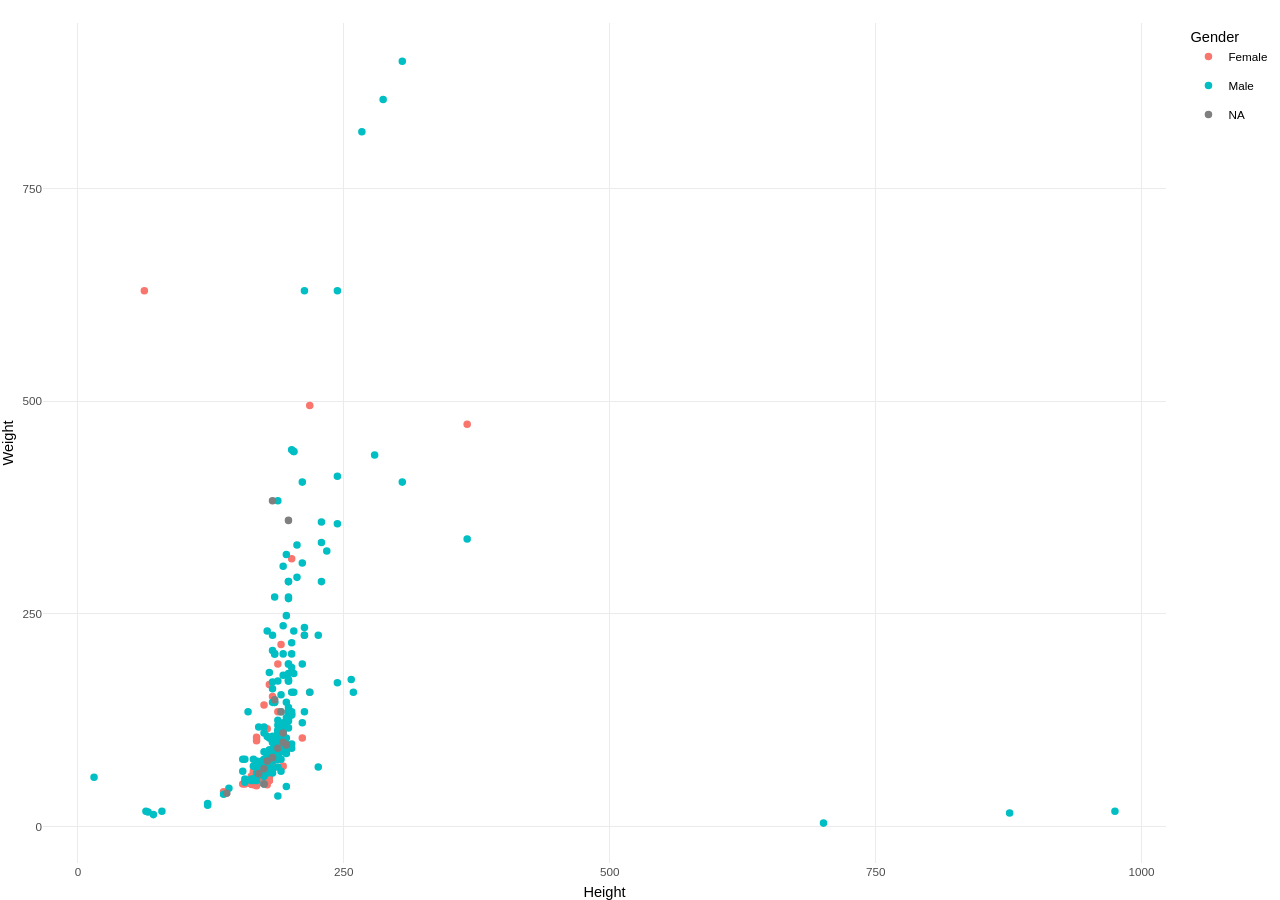
<file: r-assets/ggplotly.html>
<!DOCTYPE html>
<html lang="en">
<head>
<meta charset="utf-8"/>
<style>body{background-color:white;}</style>
<link href="ggplotly_files/htmltools-fill-0.5.9/fill.css" rel="stylesheet" />
<script src="ggplotly_files/htmlwidgets-1.6.4/htmlwidgets.js"></script>
<script src="ggplotly_files/plotly-binding-4.12.1/plotly.js"></script>
<script src="ggplotly_files/typedarray-0.1/typedarray.min.js"></script>
<script src="ggplotly_files/jquery-3.5.1/jquery.min.js"></script>
<link href="ggplotly_files/crosstalk-1.2.2/css/crosstalk.min.css" rel="stylesheet" />
<script src="ggplotly_files/crosstalk-1.2.2/js/crosstalk.min.js"></script>
<link href="ggplotly_files/plotly-htmlwidgets-css-2.25.2/plotly-htmlwidgets.css" rel="stylesheet" />
<script src="ggplotly_files/plotly-main-2.25.2/plotly-latest.min.js"></script>
  <title>plotly</title>
</head>
<body>
<div id="htmlwidget_container">
  <div class="plotly html-widget html-fill-item" id="htmlwidget-1a3fa85ffb82ebdeb8d5" style="width:100%;height:400px;"></div>
</div>
<script type="application/json" data-for="htmlwidget-1a3fa85ffb82ebdeb8d5">{"x":{"data":[{"x":[173,165,163,null,175,173,193,165,163,168,180,null,170,null,165,null,168,178,188,180,null,165,170,178,170,170,170,168,165,218,null,165,null,157,170,175,180,173,null,175,null,163,170,175,null,183,168,165,null,168,173,173,175,168,175,null,178,168,null,null,null,165,173,211,180,183,62.5,168,178,170,165,175,175,null,170,213,173,null,170,168,180,170,null,168,null,168,168,null,null,170,null,165,165,null,null,null,null,null,175,165,null,null,null,168,170,180,null,180,165,175,null,null,null,178,175,null,180,173,178,180,168,185,null,null,null,163,178,null,168,168,168,168,170,180,180,null,165,null,297,180,null,173,170,170,null,173,168,201,183,173,null,188,null,null,null,157,175,null,168,178,165,null,170,165,178,null,173,178,null,193,165,null,180,165,null,163,175,218,178,null,168,168,168,175,191,168,165,137,175,180,163,null,178,366,165,183,null,155,165,170],"y":[61,57,54,null,63,57,98,59,50,54,63,null,57,null,52,null,61,null,135,54,null,58,59,54,52,59,61,68,56,495,null,55,null,52,59,74,74,61,null,61,null,50,55,54,null,67,50,52,null,56,52,54,63,56,59,null,65,57,null,null,null,56,56,104,167,77,630,50,115,63,57,61,54,null,65,225,61,null,null,48,59,58,null,54,null,52,55,null,null,56,null,49,52,null,null,null,null,null,58,54,null,null,null,52,56,72,null,59,54,72,null,null,null,61,61,null,59,61,54,85,101,83,null,null,null,59,59,null,54,52,55,50,52,81,70,null,50,null,null,72,null,54,61,59,null,54,50,315,153,52,null,191,null,null,null,50,72,null,52,49,65,null,54,56,59,null,55,58,null,71,62,null,57,54,149,54,143,158,81,null,59,105,54,56,214,52,54,41,63,54,50,null,65,473,51,74,null,50,52,57],"text":["Height: 173.0<br />Weight:  61<br />Gender: Female","Height: 165.0<br />Weight:  57<br />Gender: Female","Height: 163.0<br />Weight:  54<br />Gender: Female","Height:    NA<br />Weight:  NA<br />Gender: Female","Height: 175.0<br />Weight:  63<br />Gender: Female","Height: 173.0<br />Weight:  57<br />Gender: Female","Height: 193.0<br />Weight:  98<br />Gender: Female","Height: 165.0<br />Weight:  59<br />Gender: Female","Height: 163.0<br />Weight:  50<br />Gender: Female","Height: 168.0<br />Weight:  54<br />Gender: Female","Height: 180.0<br />Weight:  63<br />Gender: Female","Height:    NA<br />Weight:  NA<br />Gender: Female","Height: 170.0<br />Weight:  57<br />Gender: Female","Height:    NA<br />Weight:  NA<br />Gender: Female","Height: 165.0<br />Weight:  52<br />Gender: Female","Height:    NA<br />Weight:  NA<br />Gender: Female","Height: 168.0<br />Weight:  61<br />Gender: Female","Height: 178.0<br />Weight:  NA<br />Gender: Female","Height: 188.0<br />Weight: 135<br />Gender: Female","Height: 180.0<br />Weight:  54<br />Gender: Female","Height:    NA<br />Weight:  NA<br />Gender: Female","Height: 165.0<br />Weight:  58<br />Gender: Female","Height: 170.0<br />Weight:  59<br />Gender: Female","Height: 178.0<br />Weight:  54<br />Gender: Female","Height: 170.0<br />Weight:  52<br />Gender: Female","Height: 170.0<br />Weight:  59<br />Gender: Female","Height: 170.0<br />Weight:  61<br />Gender: Female","Height: 168.0<br />Weight:  68<br />Gender: Female","Height: 165.0<br />Weight:  56<br />Gender: Female","Height: 218.0<br />Weight: 495<br />Gender: Female","Height:    NA<br />Weight:  NA<br />Gender: Female","Height: 165.0<br />Weight:  55<br />Gender: Female","Height:    NA<br />Weight:  NA<br />Gender: Female","Height: 157.0<br />Weight:  52<br />Gender: Female","Height: 170.0<br />Weight:  59<br />Gender: Female","Height: 175.0<br />Weight:  74<br />Gender: Female","Height: 180.0<br />Weight:  74<br />Gender: Female","Height: 173.0<br />Weight:  61<br />Gender: Female","Height:    NA<br />Weight:  NA<br />Gender: Female","Height: 175.0<br />Weight:  61<br />Gender: Female","Height:    NA<br />Weight:  NA<br />Gender: Female","Height: 163.0<br />Weight:  50<br />Gender: Female","Height: 170.0<br />Weight:  55<br />Gender: Female","Height: 175.0<br />Weight:  54<br />Gender: Female","Height:    NA<br />Weight:  NA<br />Gender: Female","Height: 183.0<br />Weight:  67<br />Gender: Female","Height: 168.0<br />Weight:  50<br />Gender: Female","Height: 165.0<br />Weight:  52<br />Gender: Female","Height:    NA<br />Weight:  NA<br />Gender: Female","Height: 168.0<br />Weight:  56<br />Gender: Female","Height: 173.0<br />Weight:  52<br />Gender: Female","Height: 173.0<br />Weight:  54<br />Gender: Female","Height: 175.0<br />Weight:  63<br />Gender: Female","Height: 168.0<br />Weight:  56<br />Gender: Female","Height: 175.0<br />Weight:  59<br />Gender: Female","Height:    NA<br />Weight:  NA<br />Gender: Female","Height: 178.0<br />Weight:  65<br />Gender: Female","Height: 168.0<br />Weight:  57<br />Gender: Female","Height:    NA<br />Weight:  NA<br />Gender: Female","Height:    NA<br />Weight:  NA<br />Gender: Female","Height:    NA<br />Weight:  NA<br />Gender: Female","Height: 165.0<br />Weight:  56<br />Gender: Female","Height: 173.0<br />Weight:  56<br />Gender: Female","Height: 211.0<br />Weight: 104<br />Gender: Female","Height: 180.0<br />Weight: 167<br />Gender: Female","Height: 183.0<br />Weight:  77<br />Gender: Female","Height:  62.5<br />Weight: 630<br />Gender: Female","Height: 168.0<br />Weight:  50<br />Gender: Female","Height: 178.0<br />Weight: 115<br />Gender: Female","Height: 170.0<br />Weight:  63<br />Gender: Female","Height: 165.0<br />Weight:  57<br />Gender: Female","Height: 175.0<br />Weight:  61<br />Gender: Female","Height: 175.0<br />Weight:  54<br />Gender: Female","Height:    NA<br />Weight:  NA<br />Gender: Female","Height: 170.0<br />Weight:  65<br />Gender: Female","Height: 213.0<br />Weight: 225<br />Gender: Female","Height: 173.0<br />Weight:  61<br />Gender: Female","Height:    NA<br />Weight:  NA<br />Gender: Female","Height: 170.0<br />Weight:  NA<br />Gender: Female","Height: 168.0<br />Weight:  48<br />Gender: Female","Height: 180.0<br />Weight:  59<br />Gender: Female","Height: 170.0<br />Weight:  58<br />Gender: Female","Height:    NA<br />Weight:  NA<br />Gender: Female","Height: 168.0<br />Weight:  54<br />Gender: Female","Height:    NA<br />Weight:  NA<br />Gender: Female","Height: 168.0<br />Weight:  52<br />Gender: Female","Height: 168.0<br />Weight:  55<br />Gender: Female","Height:    NA<br />Weight:  NA<br />Gender: Female","Height:    NA<br />Weight:  NA<br />Gender: Female","Height: 170.0<br />Weight:  56<br />Gender: Female","Height:    NA<br />Weight:  NA<br />Gender: Female","Height: 165.0<br />Weight:  49<br />Gender: Female","Height: 165.0<br />Weight:  52<br />Gender: Female","Height:    NA<br />Weight:  NA<br />Gender: Female","Height:    NA<br />Weight:  NA<br />Gender: Female","Height:    NA<br />Weight:  NA<br />Gender: Female","Height:    NA<br />Weight:  NA<br />Gender: Female","Height:    NA<br />Weight:  NA<br />Gender: Female","Height: 175.0<br />Weight:  58<br />Gender: Female","Height: 165.0<br />Weight:  54<br />Gender: Female","Height:    NA<br />Weight:  NA<br />Gender: Female","Height:    NA<br />Weight:  NA<br />Gender: Female","Height:    NA<br />Weight:  NA<br />Gender: Female","Height: 168.0<br />Weight:  52<br />Gender: Female","Height: 170.0<br />Weight:  56<br />Gender: Female","Height: 180.0<br />Weight:  72<br />Gender: Female","Height:    NA<br />Weight:  NA<br />Gender: Female","Height: 180.0<br />Weight:  59<br />Gender: Female","Height: 165.0<br />Weight:  54<br />Gender: Female","Height: 175.0<br />Weight:  72<br />Gender: Female","Height:    NA<br />Weight:  NA<br />Gender: Female","Height:    NA<br />Weight:  NA<br />Gender: Female","Height:    NA<br />Weight:  NA<br />Gender: Female","Height: 178.0<br />Weight:  61<br />Gender: Female","Height: 175.0<br />Weight:  61<br />Gender: Female","Height:    NA<br />Weight:  NA<br />Gender: Female","Height: 180.0<br />Weight:  59<br />Gender: Female","Height: 173.0<br />Weight:  61<br />Gender: Female","Height: 178.0<br />Weight:  54<br />Gender: Female","Height: 180.0<br />Weight:  85<br />Gender: Female","Height: 168.0<br />Weight: 101<br />Gender: Female","Height: 185.0<br />Weight:  83<br />Gender: Female","Height:    NA<br />Weight:  NA<br />Gender: Female","Height:    NA<br />Weight:  NA<br />Gender: Female","Height:    NA<br />Weight:  NA<br />Gender: Female","Height: 163.0<br />Weight:  59<br />Gender: Female","Height: 178.0<br />Weight:  59<br />Gender: Female","Height:    NA<br />Weight:  NA<br />Gender: Female","Height: 168.0<br />Weight:  54<br />Gender: Female","Height: 168.0<br />Weight:  52<br />Gender: Female","Height: 168.0<br />Weight:  55<br />Gender: Female","Height: 168.0<br />Weight:  50<br />Gender: Female","Height: 170.0<br />Weight:  52<br />Gender: Female","Height: 180.0<br />Weight:  81<br />Gender: Female","Height: 180.0<br />Weight:  70<br />Gender: Female","Height:    NA<br />Weight:  NA<br />Gender: Female","Height: 165.0<br />Weight:  50<br />Gender: Female","Height:    NA<br />Weight:  NA<br />Gender: Female","Height: 297.0<br />Weight:  NA<br />Gender: Female","Height: 180.0<br />Weight:  72<br />Gender: Female","Height:    NA<br />Weight:  NA<br />Gender: Female","Height: 173.0<br />Weight:  54<br />Gender: Female","Height: 170.0<br />Weight:  61<br />Gender: Female","Height: 170.0<br />Weight:  59<br />Gender: Female","Height:    NA<br />Weight:  NA<br />Gender: Female","Height: 173.0<br />Weight:  54<br />Gender: Female","Height: 168.0<br />Weight:  50<br />Gender: Female","Height: 201.0<br />Weight: 315<br />Gender: Female","Height: 183.0<br />Weight: 153<br />Gender: Female","Height: 173.0<br />Weight:  52<br />Gender: Female","Height:    NA<br />Weight:  NA<br />Gender: Female","Height: 188.0<br />Weight: 191<br />Gender: Female","Height:    NA<br />Weight:  NA<br />Gender: Female","Height:    NA<br />Weight:  NA<br />Gender: Female","Height:    NA<br />Weight:  NA<br />Gender: Female","Height: 157.0<br />Weight:  50<br />Gender: Female","Height: 175.0<br />Weight:  72<br />Gender: Female","Height:    NA<br />Weight:  NA<br />Gender: Female","Height: 168.0<br />Weight:  52<br />Gender: Female","Height: 178.0<br />Weight:  49<br />Gender: Female","Height: 165.0<br />Weight:  65<br />Gender: Female","Height:    NA<br />Weight:  NA<br />Gender: Female","Height: 170.0<br />Weight:  54<br />Gender: Female","Height: 165.0<br />Weight:  56<br />Gender: Female","Height: 178.0<br />Weight:  59<br />Gender: Female","Height:    NA<br />Weight:  NA<br />Gender: Female","Height: 173.0<br />Weight:  55<br />Gender: Female","Height: 178.0<br />Weight:  58<br />Gender: Female","Height:    NA<br />Weight:  NA<br />Gender: Female","Height: 193.0<br />Weight:  71<br />Gender: Female","Height: 165.0<br />Weight:  62<br />Gender: Female","Height:    NA<br />Weight:  NA<br />Gender: Female","Height: 180.0<br />Weight:  57<br />Gender: Female","Height: 165.0<br />Weight:  54<br />Gender: Female","Height:    NA<br />Weight: 149<br />Gender: Female","Height: 163.0<br />Weight:  54<br />Gender: Female","Height: 175.0<br />Weight: 143<br />Gender: Female","Height: 218.0<br />Weight: 158<br />Gender: Female","Height: 178.0<br />Weight:  81<br />Gender: Female","Height:    NA<br />Weight:  NA<br />Gender: Female","Height: 168.0<br />Weight:  59<br />Gender: Female","Height: 168.0<br />Weight: 105<br />Gender: Female","Height: 168.0<br />Weight:  54<br />Gender: Female","Height: 175.0<br />Weight:  56<br />Gender: Female","Height: 191.0<br />Weight: 214<br />Gender: Female","Height: 168.0<br />Weight:  52<br />Gender: Female","Height: 165.0<br />Weight:  54<br />Gender: Female","Height: 137.0<br />Weight:  41<br />Gender: Female","Height: 175.0<br />Weight:  63<br />Gender: Female","Height: 180.0<br />Weight:  54<br />Gender: Female","Height: 163.0<br />Weight:  50<br />Gender: Female","Height:    NA<br />Weight:  NA<br />Gender: Female","Height: 178.0<br />Weight:  65<br />Gender: Female","Height: 366.0<br />Weight: 473<br />Gender: Female","Height: 165.0<br />Weight:  51<br />Gender: Female","Height: 183.0<br />Weight:  74<br />Gender: Female","Height:    NA<br />Weight:  NA<br />Gender: Female","Height: 155.0<br />Weight:  50<br />Gender: Female","Height: 165.0<br />Weight:  52<br />Gender: Female","Height: 170.0<br />Weight:  57<br />Gender: Female"],"type":"scatter","mode":"markers","marker":{"autocolorscale":false,"color":"rgba(248,118,109,1)","opacity":1,"size":5.6692913385826778,"symbol":"circle","line":{"width":1.8897637795275593,"color":"rgba(248,118,109,1)"}},"hoveron":"points","name":"Female","legendgroup":"Female","showlegend":true,"xaxis":"x","yaxis":"y","hoverinfo":"text","frame":null},{"x":[203,191,185,203,null,193,null,185,178,191,188,193,180,null,null,178,244,null,257,188,null,183,null,183,180,211,183,61,null,229,213,null,178,185,183,185,null,null,183,198,178,null,183,null,null,183,null,null,203,183,165,188,178,178,198,175,180,173,null,null,201,null,null,165,null,null,null,null,null,198,191,null,191,188,null,null,183,185,188,183,191,185,188,188,null,null,175,178,null,30.5,null,null,183,null,183,null,196,null,198,170,183,193,183,null,null,203,null,183,188,193,198,null,188,null,188,193,175,null,null,185,201,175,null,180,185,178,183,226,178,null,null,null,226,191,183,null,180,null,null,198,null,191,null,183,185,null,267,170,198,122,null,183,188,185,193,193,185,188,193,null,198,201,201,188,175,188,null,244,196,185,null,193,180,185,null,168,193,188,191,183,188,null,975,null,188,180,null,183,183,157,142,876,185,null,null,null,185,188,null,null,198,null,175,null,null,null,183,198,178,170,188,180,178,183,178,701,null,188,188,183,188,null,183,185,191,185,180,259,185,196,null,180,79,244,178,175,188,183,173,170,183,180,180,198,null,null,155,71,183,178,193,null,null,188,null,null,null,183,185,183,196,188,287,null,178,213,191,173,null,null,null,null,244,234,30.5,null,201,188,null,191,183,64,180,null,178,null,175,null,188,155,191,203,229,193,188,198,null,168,180,188,null,183,null,213,188,188,201,183,213,null,null,193,198,196,185,185,null,null,183,188,185,183,null,null,196,null,366,null,null,null,196,193,188,188,178,175,188,201,180,180,null,188,168,null,185,175,178,null,180,185,206,null,211,180,175,305,null,null,null,170,183,157,null,null,183,null,185,null,213,183,180,null,183,180,178,null,null,188,183,163,193,178,null,178,191,180,183,213,null,165,188,185,null,null,196,185,null,null,178,183,165,137,122,191,168,198,185,305,279,null,183,178,193,211,null,188,178,191,175,193,null,201,198,null,null,279,188,211,null,null,null,null,178,157,185,183,188,null,170,201,183,183,173,170,180,191,null,196,null,180,183,null,null,188,201,null,188,183,198,185,null,175,198,185,163,null,175,188,191,183,null,188,183,206,15.199999999999999,165,168,191,175,229,226,178,null,null,191,null,180,183,185,188,173,218,null,null,null,175,160,188,196,175,188,183,304.80000000000001,66,185],"y":[441,65,90,441,null,122,null,88,81,104,108,90,90,null,null,72,169,null,173,101,null,68,null,83,90,122,86,null,null,358,135,null,106,146,68,270,null,null,101,126,68,null,81,null,72,67,null,null,180,77,54,95,77,79,133,63,181,68,null,null,216,null,null,71,null,null,null,null,null,124,155,null,113,95,null,null,86,90,92,90,104,86,88,97,null,null,77,230,null,null,null,null,86,null,null,null,97,null,135,61,99,null,90,null,null,158,null,81,108,90,116,null,null,null,108,101,74,null,null,86,97,63,null,81,86,null,170,70,78,null,null,null,225,79,99,null,104,null,null,173,null,88,null,90,81,null,817,null,135,27,null,90,95,91,178,101,95,383,90,null,171,187,132,89,110,81,null,412,104,null,null,306,74,80,null,null,203,95,106,88,108,null,18,null,91,81,null,88,86,52,45,16,81,null,null,null,86,99,null,null,268,null,62,null,null,null,90,270,79,null,88,83,77,88,79,4,null,95,90,79,null,null,79,89,104,88,81,158,81,146,null,83,18,630,77,77,119,207,65,65,79,81,79,191,2,null,79,14,null,77,null,null,null,113,null,null,null,null,90,88,86,null,855,null,81,null,104,72,null,null,null,null,356,324,null,null,203,97,null,99,106,18,79,null,63,null,59,null,95,65,95,230,288,236,36,191,null,77,79,86,null,null,null,225,90,97,135,81,null,null,null,110,140,90,90,86,null,null,77,101,81,86,null,null,128,null,338,null,null,null,248,90,101,79,79,72,70,158,70,79,null,125,54,null,99,88,79,null,83,86,293,null,191,65,69,405,null,null,null,117,89,79,null,null,87,null,80,null,234,86,81,null,90,74,68,null,null,83,79,56,97,83,null,70,117,83,81,630,null,56,108,146,null,null,320,85,null,null,79,101,56,38,25,104,63,171,203,900,null,null,63,74,113,310,null,87,79,88,79,101,null,92,180,null,null,437,113,405,null,null,null,null,74,56,81,83,79,null,63,131,91,null,77,68,77,101,null,47,null,74,146,176,198,99,443,null,101,225,288,101,null,74,288,203,54,null,76,97,117,81,null,86,82,331,58,79,73,117,50,334,null,71,null,null,135,null,79,162,95,108,67,158,null,null,null,117,135,171,117,61,95,83,null,17,81],"text":["Height: 203.0<br />Weight: 441<br />Gender: Male","Height: 191.0<br />Weight:  65<br />Gender: Male","Height: 185.0<br />Weight:  90<br />Gender: Male","Height: 203.0<br />Weight: 441<br />Gender: Male","Height:    NA<br />Weight:  NA<br />Gender: Male","Height: 193.0<br />Weight: 122<br />Gender: Male","Height:    NA<br />Weight:  NA<br />Gender: Male","Height: 185.0<br />Weight:  88<br />Gender: Male","Height: 178.0<br />Weight:  81<br />Gender: Male","Height: 191.0<br />Weight: 104<br />Gender: Male","Height: 188.0<br />Weight: 108<br />Gender: Male","Height: 193.0<br />Weight:  90<br />Gender: Male","Height: 180.0<br />Weight:  90<br />Gender: Male","Height:    NA<br />Weight:  NA<br />Gender: Male","Height:    NA<br />Weight:  NA<br />Gender: Male","Height: 178.0<br />Weight:  72<br />Gender: Male","Height: 244.0<br />Weight: 169<br />Gender: Male","Height:    NA<br />Weight:  NA<br />Gender: Male","Height: 257.0<br />Weight: 173<br />Gender: Male","Height: 188.0<br />Weight: 101<br />Gender: Male","Height:    NA<br />Weight:  NA<br />Gender: Male","Height: 183.0<br />Weight:  68<br />Gender: Male","Height:    NA<br />Weight:  NA<br />Gender: Male","Height: 183.0<br />Weight:  83<br />Gender: Male","Height: 180.0<br />Weight:  90<br />Gender: Male","Height: 211.0<br />Weight: 122<br />Gender: Male","Height: 183.0<br />Weight:  86<br />Gender: Male","Height:  61.0<br />Weight:  NA<br />Gender: Male","Height:    NA<br />Weight:  NA<br />Gender: Male","Height: 229.0<br />Weight: 358<br />Gender: Male","Height: 213.0<br />Weight: 135<br />Gender: Male","Height:    NA<br />Weight:  NA<br />Gender: Male","Height: 178.0<br />Weight: 106<br />Gender: Male","Height: 185.0<br />Weight: 146<br />Gender: Male","Height: 183.0<br />Weight:  68<br />Gender: Male","Height: 185.0<br />Weight: 270<br />Gender: Male","Height:    NA<br />Weight:  NA<br />Gender: Male","Height:    NA<br />Weight:  NA<br />Gender: Male","Height: 183.0<br />Weight: 101<br />Gender: Male","Height: 198.0<br />Weight: 126<br />Gender: Male","Height: 178.0<br />Weight:  68<br />Gender: Male","Height:    NA<br />Weight:  NA<br />Gender: Male","Height: 183.0<br />Weight:  81<br />Gender: Male","Height:    NA<br />Weight:  NA<br />Gender: Male","Height:    NA<br />Weight:  72<br />Gender: Male","Height: 183.0<br />Weight:  67<br />Gender: Male","Height:    NA<br />Weight:  NA<br />Gender: Male","Height:    NA<br />Weight:  NA<br />Gender: Male","Height: 203.0<br />Weight: 180<br />Gender: Male","Height: 183.0<br />Weight:  77<br />Gender: Male","Height: 165.0<br />Weight:  54<br />Gender: Male","Height: 188.0<br />Weight:  95<br />Gender: Male","Height: 178.0<br />Weight:  77<br />Gender: Male","Height: 178.0<br />Weight:  79<br />Gender: Male","Height: 198.0<br />Weight: 133<br />Gender: Male","Height: 175.0<br />Weight:  63<br />Gender: Male","Height: 180.0<br />Weight: 181<br />Gender: Male","Height: 173.0<br />Weight:  68<br />Gender: Male","Height:    NA<br />Weight:  NA<br />Gender: Male","Height:    NA<br />Weight:  NA<br />Gender: Male","Height: 201.0<br />Weight: 216<br />Gender: Male","Height:    NA<br />Weight:  NA<br />Gender: Male","Height:    NA<br />Weight:  NA<br />Gender: Male","Height: 165.0<br />Weight:  71<br />Gender: Male","Height:    NA<br />Weight:  NA<br />Gender: Male","Height:    NA<br />Weight:  NA<br />Gender: Male","Height:    NA<br />Weight:  NA<br />Gender: Male","Height:    NA<br />Weight:  NA<br />Gender: Male","Height:    NA<br />Weight:  NA<br />Gender: Male","Height: 198.0<br />Weight: 124<br />Gender: Male","Height: 191.0<br />Weight: 155<br />Gender: Male","Height:    NA<br />Weight:  NA<br />Gender: Male","Height: 191.0<br />Weight: 113<br />Gender: Male","Height: 188.0<br />Weight:  95<br />Gender: Male","Height:    NA<br />Weight:  NA<br />Gender: Male","Height:    NA<br />Weight:  NA<br />Gender: Male","Height: 183.0<br />Weight:  86<br />Gender: Male","Height: 185.0<br />Weight:  90<br />Gender: Male","Height: 188.0<br />Weight:  92<br />Gender: Male","Height: 183.0<br />Weight:  90<br />Gender: Male","Height: 191.0<br />Weight: 104<br />Gender: Male","Height: 185.0<br />Weight:  86<br />Gender: Male","Height: 188.0<br />Weight:  88<br />Gender: Male","Height: 188.0<br />Weight:  97<br />Gender: Male","Height:    NA<br />Weight:  NA<br />Gender: Male","Height:    NA<br />Weight:  NA<br />Gender: Male","Height: 175.0<br />Weight:  77<br />Gender: Male","Height: 178.0<br />Weight: 230<br />Gender: Male","Height:    NA<br />Weight:  NA<br />Gender: Male","Height:  30.5<br />Weight:  NA<br />Gender: Male","Height:    NA<br />Weight:  NA<br />Gender: Male","Height:    NA<br />Weight:  NA<br />Gender: Male","Height: 183.0<br />Weight:  86<br />Gender: Male","Height:    NA<br />Weight:  NA<br />Gender: Male","Height: 183.0<br />Weight:  NA<br />Gender: Male","Height:    NA<br />Weight:  NA<br />Gender: Male","Height: 196.0<br />Weight:  97<br />Gender: Male","Height:    NA<br />Weight:  NA<br />Gender: Male","Height: 198.0<br />Weight: 135<br />Gender: Male","Height: 170.0<br />Weight:  61<br />Gender: Male","Height: 183.0<br />Weight:  99<br />Gender: Male","Height: 193.0<br />Weight:  NA<br />Gender: Male","Height: 183.0<br />Weight:  90<br />Gender: Male","Height:    NA<br />Weight:  NA<br />Gender: Male","Height:    NA<br />Weight:  NA<br />Gender: Male","Height: 203.0<br />Weight: 158<br />Gender: Male","Height:    NA<br />Weight:  NA<br />Gender: Male","Height: 183.0<br />Weight:  81<br />Gender: Male","Height: 188.0<br />Weight: 108<br />Gender: Male","Height: 193.0<br />Weight:  90<br />Gender: Male","Height: 198.0<br />Weight: 116<br />Gender: Male","Height:    NA<br />Weight:  NA<br />Gender: Male","Height: 188.0<br />Weight:  NA<br />Gender: Male","Height:    NA<br />Weight:  NA<br />Gender: Male","Height: 188.0<br />Weight: 108<br />Gender: Male","Height: 193.0<br />Weight: 101<br />Gender: Male","Height: 175.0<br />Weight:  74<br />Gender: Male","Height:    NA<br />Weight:  NA<br />Gender: Male","Height:    NA<br />Weight:  NA<br />Gender: Male","Height: 185.0<br />Weight:  86<br />Gender: Male","Height: 201.0<br />Weight:  97<br />Gender: Male","Height: 175.0<br />Weight:  63<br />Gender: Male","Height:    NA<br />Weight:  NA<br />Gender: Male","Height: 180.0<br />Weight:  81<br />Gender: Male","Height: 185.0<br />Weight:  86<br />Gender: Male","Height: 178.0<br />Weight:  NA<br />Gender: Male","Height: 183.0<br />Weight: 170<br />Gender: Male","Height: 226.0<br />Weight:  70<br />Gender: Male","Height: 178.0<br />Weight:  78<br />Gender: Male","Height:    NA<br />Weight:  NA<br />Gender: Male","Height:    NA<br />Weight:  NA<br />Gender: Male","Height:    NA<br />Weight:  NA<br />Gender: Male","Height: 226.0<br />Weight: 225<br />Gender: Male","Height: 191.0<br />Weight:  79<br />Gender: Male","Height: 183.0<br />Weight:  99<br />Gender: Male","Height:    NA<br />Weight:  NA<br />Gender: Male","Height: 180.0<br />Weight: 104<br />Gender: Male","Height:    NA<br />Weight:  NA<br />Gender: Male","Height:    NA<br />Weight:  NA<br />Gender: Male","Height: 198.0<br />Weight: 173<br />Gender: Male","Height:    NA<br />Weight:  NA<br />Gender: Male","Height: 191.0<br />Weight:  88<br />Gender: Male","Height:    NA<br />Weight:  NA<br />Gender: Male","Height: 183.0<br />Weight:  90<br />Gender: Male","Height: 185.0<br />Weight:  81<br />Gender: Male","Height:    NA<br />Weight:  NA<br />Gender: Male","Height: 267.0<br />Weight: 817<br />Gender: Male","Height: 170.0<br />Weight:  NA<br />Gender: Male","Height: 198.0<br />Weight: 135<br />Gender: Male","Height: 122.0<br />Weight:  27<br />Gender: Male","Height:    NA<br />Weight:  NA<br />Gender: Male","Height: 183.0<br />Weight:  90<br />Gender: Male","Height: 188.0<br />Weight:  95<br />Gender: Male","Height: 185.0<br />Weight:  91<br />Gender: Male","Height: 193.0<br />Weight: 178<br />Gender: Male","Height: 193.0<br />Weight: 101<br />Gender: Male","Height: 185.0<br />Weight:  95<br />Gender: Male","Height: 188.0<br />Weight: 383<br />Gender: Male","Height: 193.0<br />Weight:  90<br />Gender: Male","Height:    NA<br />Weight:  NA<br />Gender: Male","Height: 198.0<br />Weight: 171<br />Gender: Male","Height: 201.0<br />Weight: 187<br />Gender: Male","Height: 201.0<br />Weight: 132<br />Gender: Male","Height: 188.0<br />Weight:  89<br />Gender: Male","Height: 175.0<br />Weight: 110<br />Gender: Male","Height: 188.0<br />Weight:  81<br />Gender: Male","Height:    NA<br />Weight:  NA<br />Gender: Male","Height: 244.0<br />Weight: 412<br />Gender: Male","Height: 196.0<br />Weight: 104<br />Gender: Male","Height: 185.0<br />Weight:  NA<br />Gender: Male","Height:    NA<br />Weight:  NA<br />Gender: Male","Height: 193.0<br />Weight: 306<br />Gender: Male","Height: 180.0<br />Weight:  74<br />Gender: Male","Height: 185.0<br />Weight:  80<br />Gender: Male","Height:    NA<br />Weight:  NA<br />Gender: Male","Height: 168.0<br />Weight:  NA<br />Gender: Male","Height: 193.0<br />Weight: 203<br />Gender: Male","Height: 188.0<br />Weight:  95<br />Gender: Male","Height: 191.0<br />Weight: 106<br />Gender: Male","Height: 183.0<br />Weight:  88<br />Gender: Male","Height: 188.0<br />Weight: 108<br />Gender: Male","Height:    NA<br />Weight:  NA<br />Gender: Male","Height: 975.0<br />Weight:  18<br />Gender: Male","Height:    NA<br />Weight:  NA<br />Gender: Male","Height: 188.0<br />Weight:  91<br />Gender: Male","Height: 180.0<br />Weight:  81<br />Gender: Male","Height:    NA<br />Weight:  NA<br />Gender: Male","Height: 183.0<br />Weight:  88<br />Gender: Male","Height: 183.0<br />Weight:  86<br />Gender: Male","Height: 157.0<br />Weight:  52<br />Gender: Male","Height: 142.0<br />Weight:  45<br />Gender: Male","Height: 876.0<br />Weight:  16<br />Gender: Male","Height: 185.0<br />Weight:  81<br />Gender: Male","Height:    NA<br />Weight:  NA<br />Gender: Male","Height:    NA<br />Weight:  NA<br />Gender: Male","Height:    NA<br />Weight:  NA<br />Gender: Male","Height: 185.0<br />Weight:  86<br />Gender: Male","Height: 188.0<br />Weight:  99<br />Gender: Male","Height:    NA<br />Weight:  NA<br />Gender: Male","Height:    NA<br />Weight:  NA<br />Gender: Male","Height: 198.0<br />Weight: 268<br />Gender: Male","Height:    NA<br />Weight:  NA<br />Gender: Male","Height: 175.0<br />Weight:  62<br />Gender: Male","Height:    NA<br />Weight:  NA<br />Gender: Male","Height:    NA<br />Weight:  NA<br />Gender: Male","Height:    NA<br />Weight:  NA<br />Gender: Male","Height: 183.0<br />Weight:  90<br />Gender: Male","Height: 198.0<br />Weight: 270<br />Gender: Male","Height: 178.0<br />Weight:  79<br />Gender: Male","Height: 170.0<br />Weight:  NA<br />Gender: Male","Height: 188.0<br />Weight:  88<br />Gender: Male","Height: 180.0<br />Weight:  83<br />Gender: Male","Height: 178.0<br />Weight:  77<br />Gender: Male","Height: 183.0<br />Weight:  88<br />Gender: Male","Height: 178.0<br />Weight:  79<br />Gender: Male","Height: 701.0<br />Weight:   4<br />Gender: Male","Height:    NA<br />Weight:  NA<br />Gender: Male","Height: 188.0<br />Weight:  95<br />Gender: Male","Height: 188.0<br />Weight:  90<br />Gender: Male","Height: 183.0<br />Weight:  79<br />Gender: Male","Height: 188.0<br />Weight:  NA<br />Gender: Male","Height:    NA<br />Weight:  NA<br />Gender: Male","Height: 183.0<br />Weight:  79<br />Gender: Male","Height: 185.0<br />Weight:  89<br />Gender: Male","Height: 191.0<br />Weight: 104<br />Gender: Male","Height: 185.0<br />Weight:  88<br />Gender: Male","Height: 180.0<br />Weight:  81<br />Gender: Male","Height: 259.0<br />Weight: 158<br />Gender: Male","Height: 185.0<br />Weight:  81<br />Gender: Male","Height: 196.0<br />Weight: 146<br />Gender: Male","Height:    NA<br />Weight:  NA<br />Gender: Male","Height: 180.0<br />Weight:  83<br />Gender: Male","Height:  79.0<br />Weight:  18<br />Gender: Male","Height: 244.0<br />Weight: 630<br />Gender: Male","Height: 178.0<br />Weight:  77<br />Gender: Male","Height: 175.0<br />Weight:  77<br />Gender: Male","Height: 188.0<br />Weight: 119<br />Gender: Male","Height: 183.0<br />Weight: 207<br />Gender: Male","Height: 173.0<br />Weight:  65<br />Gender: Male","Height: 170.0<br />Weight:  65<br />Gender: Male","Height: 183.0<br />Weight:  79<br />Gender: Male","Height: 180.0<br />Weight:  81<br />Gender: Male","Height: 180.0<br />Weight:  79<br />Gender: Male","Height: 198.0<br />Weight: 191<br />Gender: Male","Height:    NA<br />Weight:   2<br />Gender: Male","Height:    NA<br />Weight:  NA<br />Gender: Male","Height: 155.0<br />Weight:  79<br />Gender: Male","Height:  71.0<br />Weight:  14<br />Gender: Male","Height: 183.0<br />Weight:  NA<br />Gender: Male","Height: 178.0<br />Weight:  77<br />Gender: Male","Height: 193.0<br />Weight:  NA<br />Gender: Male","Height:    NA<br />Weight:  NA<br />Gender: Male","Height:    NA<br />Weight:  NA<br />Gender: Male","Height: 188.0<br />Weight: 113<br />Gender: Male","Height:    NA<br />Weight:  NA<br />Gender: Male","Height:    NA<br />Weight:  NA<br />Gender: Male","Height:    NA<br />Weight:  NA<br />Gender: Male","Height: 183.0<br />Weight:  NA<br />Gender: Male","Height: 185.0<br />Weight:  90<br />Gender: Male","Height: 183.0<br />Weight:  88<br />Gender: Male","Height: 196.0<br />Weight:  86<br />Gender: Male","Height: 188.0<br />Weight:  NA<br />Gender: Male","Height: 287.0<br />Weight: 855<br />Gender: Male","Height:    NA<br />Weight:  NA<br />Gender: Male","Height: 178.0<br />Weight:  81<br />Gender: Male","Height: 213.0<br />Weight:  NA<br />Gender: Male","Height: 191.0<br />Weight: 104<br />Gender: Male","Height: 173.0<br />Weight:  72<br />Gender: Male","Height:    NA<br />Weight:  NA<br />Gender: Male","Height:    NA<br />Weight:  NA<br />Gender: Male","Height:    NA<br />Weight:  NA<br />Gender: Male","Height:    NA<br />Weight:  NA<br />Gender: Male","Height: 244.0<br />Weight: 356<br />Gender: Male","Height: 234.0<br />Weight: 324<br />Gender: Male","Height:  30.5<br />Weight:  NA<br />Gender: Male","Height:    NA<br />Weight:  NA<br />Gender: Male","Height: 201.0<br />Weight: 203<br />Gender: Male","Height: 188.0<br />Weight:  97<br />Gender: Male","Height:    NA<br />Weight:  NA<br />Gender: Male","Height: 191.0<br />Weight:  99<br />Gender: Male","Height: 183.0<br />Weight: 106<br />Gender: Male","Height:  64.0<br />Weight:  18<br />Gender: Male","Height: 180.0<br />Weight:  79<br />Gender: Male","Height:    NA<br />Weight:  NA<br />Gender: Male","Height: 178.0<br />Weight:  63<br />Gender: Male","Height:    NA<br />Weight:  NA<br />Gender: Male","Height: 175.0<br />Weight:  59<br />Gender: Male","Height:    NA<br />Weight:  NA<br />Gender: Male","Height: 188.0<br />Weight:  95<br />Gender: Male","Height: 155.0<br />Weight:  65<br />Gender: Male","Height: 191.0<br />Weight:  95<br />Gender: Male","Height: 203.0<br />Weight: 230<br />Gender: Male","Height: 229.0<br />Weight: 288<br />Gender: Male","Height: 193.0<br />Weight: 236<br />Gender: Male","Height: 188.0<br />Weight:  36<br />Gender: Male","Height: 198.0<br />Weight: 191<br />Gender: Male","Height:    NA<br />Weight:  NA<br />Gender: Male","Height: 168.0<br />Weight:  77<br />Gender: Male","Height: 180.0<br />Weight:  79<br />Gender: Male","Height: 188.0<br />Weight:  86<br />Gender: Male","Height:    NA<br />Weight:  NA<br />Gender: Male","Height: 183.0<br />Weight:  NA<br />Gender: Male","Height:    NA<br />Weight:  NA<br />Gender: Male","Height: 213.0<br />Weight: 225<br />Gender: Male","Height: 188.0<br />Weight:  90<br />Gender: Male","Height: 188.0<br />Weight:  97<br />Gender: Male","Height: 201.0<br />Weight: 135<br />Gender: Male","Height: 183.0<br />Weight:  81<br />Gender: Male","Height: 213.0<br />Weight:  NA<br />Gender: Male","Height:    NA<br />Weight:  NA<br />Gender: Male","Height:    NA<br />Weight:  NA<br />Gender: Male","Height: 193.0<br />Weight: 110<br />Gender: Male","Height: 198.0<br />Weight: 140<br />Gender: Male","Height: 196.0<br />Weight:  90<br />Gender: Male","Height: 185.0<br />Weight:  90<br />Gender: Male","Height: 185.0<br />Weight:  86<br />Gender: Male","Height:    NA<br />Weight:  NA<br />Gender: Male","Height:    NA<br />Weight:  NA<br />Gender: Male","Height: 183.0<br />Weight:  77<br />Gender: Male","Height: 188.0<br />Weight: 101<br />Gender: Male","Height: 185.0<br />Weight:  81<br />Gender: Male","Height: 183.0<br />Weight:  86<br />Gender: Male","Height:    NA<br />Weight:  NA<br />Gender: Male","Height:    NA<br />Weight:  NA<br />Gender: Male","Height: 196.0<br />Weight: 128<br />Gender: Male","Height:    NA<br />Weight:  NA<br />Gender: Male","Height: 366.0<br />Weight: 338<br />Gender: Male","Height:    NA<br />Weight:  NA<br />Gender: Male","Height:    NA<br />Weight:  NA<br />Gender: Male","Height:    NA<br />Weight:  NA<br />Gender: Male","Height: 196.0<br />Weight: 248<br />Gender: Male","Height: 193.0<br />Weight:  90<br />Gender: Male","Height: 188.0<br />Weight: 101<br />Gender: Male","Height: 188.0<br />Weight:  79<br />Gender: Male","Height: 178.0<br />Weight:  79<br />Gender: Male","Height: 175.0<br />Weight:  72<br />Gender: Male","Height: 188.0<br />Weight:  70<br />Gender: Male","Height: 201.0<br />Weight: 158<br />Gender: Male","Height: 180.0<br />Weight:  70<br />Gender: Male","Height: 180.0<br />Weight:  79<br />Gender: Male","Height:    NA<br />Weight:  NA<br />Gender: Male","Height: 188.0<br />Weight: 125<br />Gender: Male","Height: 168.0<br />Weight:  54<br />Gender: Male","Height:    NA<br />Weight:  NA<br />Gender: Male","Height: 185.0<br />Weight:  99<br />Gender: Male","Height: 175.0<br />Weight:  88<br />Gender: Male","Height: 178.0<br />Weight:  79<br />Gender: Male","Height:    NA<br />Weight:  NA<br />Gender: Male","Height: 180.0<br />Weight:  83<br />Gender: Male","Height: 185.0<br />Weight:  86<br />Gender: Male","Height: 206.0<br />Weight: 293<br />Gender: Male","Height:    NA<br />Weight:  NA<br />Gender: Male","Height: 211.0<br />Weight: 191<br />Gender: Male","Height: 180.0<br />Weight:  65<br />Gender: Male","Height: 175.0<br />Weight:  69<br />Gender: Male","Height: 305.0<br />Weight: 405<br />Gender: Male","Height:    NA<br />Weight:  NA<br />Gender: Male","Height:    NA<br />Weight:  NA<br />Gender: Male","Height:    NA<br />Weight:  NA<br />Gender: Male","Height: 170.0<br />Weight: 117<br />Gender: Male","Height: 183.0<br />Weight:  89<br />Gender: Male","Height: 157.0<br />Weight:  79<br />Gender: Male","Height:    NA<br />Weight:  NA<br />Gender: Male","Height:    NA<br />Weight:  NA<br />Gender: Male","Height: 183.0<br />Weight:  87<br />Gender: Male","Height:    NA<br />Weight:  NA<br />Gender: Male","Height: 185.0<br />Weight:  80<br />Gender: Male","Height:    NA<br />Weight:  NA<br />Gender: Male","Height: 213.0<br />Weight: 234<br />Gender: Male","Height: 183.0<br />Weight:  86<br />Gender: Male","Height: 180.0<br />Weight:  81<br />Gender: Male","Height:    NA<br />Weight:  NA<br />Gender: Male","Height: 183.0<br />Weight:  90<br />Gender: Male","Height: 180.0<br />Weight:  74<br />Gender: Male","Height: 178.0<br />Weight:  68<br />Gender: Male","Height:    NA<br />Weight:  NA<br />Gender: Male","Height:    NA<br />Weight:  NA<br />Gender: Male","Height: 188.0<br />Weight:  83<br />Gender: Male","Height: 183.0<br />Weight:  79<br />Gender: Male","Height: 163.0<br />Weight:  56<br />Gender: Male","Height: 193.0<br />Weight:  97<br />Gender: Male","Height: 178.0<br />Weight:  83<br />Gender: Male","Height:    NA<br />Weight:  NA<br />Gender: Male","Height: 178.0<br />Weight:  70<br />Gender: Male","Height: 191.0<br />Weight: 117<br />Gender: Male","Height: 180.0<br />Weight:  83<br />Gender: Male","Height: 183.0<br />Weight:  81<br />Gender: Male","Height: 213.0<br />Weight: 630<br />Gender: Male","Height:    NA<br />Weight:  NA<br />Gender: Male","Height: 165.0<br />Weight:  56<br />Gender: Male","Height: 188.0<br />Weight: 108<br />Gender: Male","Height: 185.0<br />Weight: 146<br />Gender: Male","Height:    NA<br />Weight:  NA<br />Gender: Male","Height:    NA<br />Weight:  NA<br />Gender: Male","Height: 196.0<br />Weight: 320<br />Gender: Male","Height: 185.0<br />Weight:  85<br />Gender: Male","Height:    NA<br />Weight:  NA<br />Gender: Male","Height:    NA<br />Weight:  NA<br />Gender: Male","Height: 178.0<br />Weight:  79<br />Gender: Male","Height: 183.0<br />Weight: 101<br />Gender: Male","Height: 165.0<br />Weight:  56<br />Gender: Male","Height: 137.0<br />Weight:  38<br />Gender: Male","Height: 122.0<br />Weight:  25<br />Gender: Male","Height: 191.0<br />Weight: 104<br />Gender: Male","Height: 168.0<br />Weight:  63<br />Gender: Male","Height: 198.0<br />Weight: 171<br />Gender: Male","Height: 185.0<br />Weight: 203<br />Gender: Male","Height: 305.0<br />Weight: 900<br />Gender: Male","Height: 279.0<br />Weight:  NA<br />Gender: Male","Height:    NA<br />Weight:  NA<br />Gender: Male","Height: 183.0<br />Weight:  63<br />Gender: Male","Height: 178.0<br />Weight:  74<br />Gender: Male","Height: 193.0<br />Weight: 113<br />Gender: Male","Height: 211.0<br />Weight: 310<br />Gender: Male","Height:    NA<br />Weight:  NA<br />Gender: Male","Height: 188.0<br />Weight:  87<br />Gender: Male","Height: 178.0<br />Weight:  79<br />Gender: Male","Height: 191.0<br />Weight:  88<br />Gender: Male","Height: 175.0<br />Weight:  79<br />Gender: Male","Height: 193.0<br />Weight: 101<br />Gender: Male","Height:    NA<br />Weight:  NA<br />Gender: Male","Height: 201.0<br />Weight:  92<br />Gender: Male","Height: 198.0<br />Weight: 180<br />Gender: Male","Height:    NA<br />Weight:  NA<br />Gender: Male","Height:    NA<br />Weight:  NA<br />Gender: Male","Height: 279.0<br />Weight: 437<br />Gender: Male","Height: 188.0<br />Weight: 113<br />Gender: Male","Height: 211.0<br />Weight: 405<br />Gender: Male","Height:    NA<br />Weight:  NA<br />Gender: Male","Height:    NA<br />Weight:  NA<br />Gender: Male","Height:    NA<br />Weight:  NA<br />Gender: Male","Height:    NA<br />Weight:  NA<br />Gender: Male","Height: 178.0<br />Weight:  74<br />Gender: Male","Height: 157.0<br />Weight:  56<br />Gender: Male","Height: 185.0<br />Weight:  81<br />Gender: Male","Height: 183.0<br />Weight:  83<br />Gender: Male","Height: 188.0<br />Weight:  79<br />Gender: Male","Height:    NA<br />Weight:  NA<br />Gender: Male","Height: 170.0<br />Weight:  63<br />Gender: Male","Height: 201.0<br />Weight: 131<br />Gender: Male","Height: 183.0<br />Weight:  91<br />Gender: Male","Height: 183.0<br />Weight:  NA<br />Gender: Male","Height: 173.0<br />Weight:  77<br />Gender: Male","Height: 170.0<br />Weight:  68<br />Gender: Male","Height: 180.0<br />Weight:  77<br />Gender: Male","Height: 191.0<br />Weight: 101<br />Gender: Male","Height:    NA<br />Weight:  NA<br />Gender: Male","Height: 196.0<br />Weight:  47<br />Gender: Male","Height:    NA<br />Weight:  NA<br />Gender: Male","Height: 180.0<br />Weight:  74<br />Gender: Male","Height: 183.0<br />Weight: 146<br />Gender: Male","Height:    NA<br />Weight: 176<br />Gender: Male","Height:    NA<br />Weight: 198<br />Gender: Male","Height: 188.0<br />Weight:  99<br />Gender: Male","Height: 201.0<br />Weight: 443<br />Gender: Male","Height:    NA<br />Weight:  NA<br />Gender: Male","Height: 188.0<br />Weight: 101<br />Gender: Male","Height: 183.0<br />Weight: 225<br />Gender: Male","Height: 198.0<br />Weight: 288<br />Gender: Male","Height: 185.0<br />Weight: 101<br />Gender: Male","Height:    NA<br />Weight:  NA<br />Gender: Male","Height: 175.0<br />Weight:  74<br />Gender: Male","Height: 198.0<br />Weight: 288<br />Gender: Male","Height: 185.0<br />Weight: 203<br />Gender: Male","Height: 163.0<br />Weight:  54<br />Gender: Male","Height:    NA<br />Weight:  NA<br />Gender: Male","Height: 175.0<br />Weight:  76<br />Gender: Male","Height: 188.0<br />Weight:  97<br />Gender: Male","Height: 191.0<br />Weight: 117<br />Gender: Male","Height: 183.0<br />Weight:  81<br />Gender: Male","Height:    NA<br />Weight:  NA<br />Gender: Male","Height: 188.0<br />Weight:  86<br />Gender: Male","Height: 183.0<br />Weight:  82<br />Gender: Male","Height: 206.0<br />Weight: 331<br />Gender: Male","Height:  15.2<br />Weight:  58<br />Gender: Male","Height: 165.0<br />Weight:  79<br />Gender: Male","Height: 168.0<br />Weight:  73<br />Gender: Male","Height: 191.0<br />Weight: 117<br />Gender: Male","Height: 175.0<br />Weight:  50<br />Gender: Male","Height: 229.0<br />Weight: 334<br />Gender: Male","Height: 226.0<br />Weight:  NA<br />Gender: Male","Height: 178.0<br />Weight:  71<br />Gender: Male","Height:    NA<br />Weight:  NA<br />Gender: Male","Height:    NA<br />Weight:  NA<br />Gender: Male","Height: 191.0<br />Weight: 135<br />Gender: Male","Height:    NA<br />Weight:  NA<br />Gender: Male","Height: 180.0<br />Weight:  79<br />Gender: Male","Height: 183.0<br />Weight: 162<br />Gender: Male","Height: 185.0<br />Weight:  95<br />Gender: Male","Height: 188.0<br />Weight: 108<br />Gender: Male","Height: 173.0<br />Weight:  67<br />Gender: Male","Height: 218.0<br />Weight: 158<br />Gender: Male","Height:    NA<br />Weight:  NA<br />Gender: Male","Height:    NA<br />Weight:  NA<br />Gender: Male","Height:    NA<br />Weight:  NA<br />Gender: Male","Height: 175.0<br />Weight: 117<br />Gender: Male","Height: 160.0<br />Weight: 135<br />Gender: Male","Height: 188.0<br />Weight: 171<br />Gender: Male","Height: 196.0<br />Weight: 117<br />Gender: Male","Height: 175.0<br />Weight:  61<br />Gender: Male","Height: 188.0<br />Weight:  95<br />Gender: Male","Height: 183.0<br />Weight:  83<br />Gender: Male","Height: 304.8<br />Weight:  NA<br />Gender: Male","Height:  66.0<br />Weight:  17<br />Gender: Male","Height: 185.0<br />Weight:  81<br />Gender: Male"],"type":"scatter","mode":"markers","marker":{"autocolorscale":false,"color":"rgba(0,191,196,1)","opacity":1,"size":5.6692913385826778,"symbol":"circle","line":{"width":1.8897637795275593,"color":"rgba(0,191,196,1)"}},"hoveron":"points","name":"Male","legendgroup":"Male","showlegend":true,"xaxis":"x","yaxis":"y","hoverinfo":"text","frame":null},{"x":[null,null,193,null,null,170,null,175,null,null,196,175,193,null,183,188,null,108,198,null,183,null,null,null,null,185,178,191,140],"y":[null,null,110,null,null,62,null,68,null,null,96,50,99,null,81,92,null,null,360,null,383,null,null,null,null,149,77,135,39],"text":["Height:    NA<br />Weight:  NA<br />Gender: NA","Height:    NA<br />Weight:  NA<br />Gender: NA","Height: 193.0<br />Weight: 110<br />Gender: NA","Height:    NA<br />Weight:  NA<br />Gender: NA","Height:    NA<br />Weight:  NA<br />Gender: NA","Height: 170.0<br />Weight:  62<br />Gender: NA","Height:    NA<br />Weight:  NA<br />Gender: NA","Height: 175.0<br />Weight:  68<br />Gender: NA","Height:    NA<br />Weight:  NA<br />Gender: NA","Height:    NA<br />Weight:  NA<br />Gender: NA","Height: 196.0<br />Weight:  96<br />Gender: NA","Height: 175.0<br />Weight:  50<br />Gender: NA","Height: 193.0<br />Weight:  99<br />Gender: NA","Height:    NA<br />Weight:  NA<br />Gender: NA","Height: 183.0<br />Weight:  81<br />Gender: NA","Height: 188.0<br />Weight:  92<br />Gender: NA","Height:    NA<br />Weight:  NA<br />Gender: NA","Height: 108.0<br />Weight:  NA<br />Gender: NA","Height: 198.0<br />Weight: 360<br />Gender: NA","Height:    NA<br />Weight:  NA<br />Gender: NA","Height: 183.0<br />Weight: 383<br />Gender: NA","Height:    NA<br />Weight:  NA<br />Gender: NA","Height:    NA<br />Weight:  NA<br />Gender: NA","Height:    NA<br />Weight:  NA<br />Gender: NA","Height:    NA<br />Weight:  NA<br />Gender: NA","Height: 185.0<br />Weight: 149<br />Gender: NA","Height: 178.0<br />Weight:  77<br />Gender: NA","Height: 191.0<br />Weight: 135<br />Gender: NA","Height: 140.0<br />Weight:  39<br />Gender: NA"],"type":"scatter","mode":"markers","marker":{"autocolorscale":false,"color":"rgba(127,127,127,1)","opacity":1,"size":5.6692913385826778,"symbol":"circle","line":{"width":1.8897637795275593,"color":"rgba(127,127,127,1)"}},"hoveron":"points","name":"NA","legendgroup":"NA","showlegend":true,"xaxis":"x","yaxis":"y","hoverinfo":"text","frame":null}],"layout":{"margin":{"t":23.305936073059364,"r":7.3059360730593621,"b":37.260273972602747,"l":43.105022831050235},"paper_bgcolor":"rgba(255,255,255,1)","font":{"color":"rgba(0,0,0,1)","family":"","size":14.611872146118724},"xaxis":{"domain":[0,1],"automargin":true,"type":"linear","autorange":false,"range":[-32.790000000000006,1022.99],"tickmode":"array","ticktext":["0","250","500","750","1000"],"tickvals":[0,250,499.99999999999994,750,1000],"categoryorder":"array","categoryarray":["0","250","500","750","1000"],"nticks":null,"ticks":"","tickcolor":null,"ticklen":3.6529680365296811,"tickwidth":0,"showticklabels":true,"tickfont":{"color":"rgba(77,77,77,1)","family":"","size":11.68949771689498},"tickangle":-0,"showline":false,"linecolor":null,"linewidth":0,"showgrid":true,"gridcolor":"rgba(235,235,235,1)","gridwidth":0.66417600664176002,"zeroline":false,"anchor":"y","title":{"text":"Height","font":{"color":"rgba(0,0,0,1)","family":"","size":14.611872146118724}},"hoverformat":".2f"},"yaxis":{"domain":[0,1],"automargin":true,"type":"linear","autorange":false,"range":[-42.900000000000006,944.89999999999998],"tickmode":"array","ticktext":["0","250","500","750"],"tickvals":[0,249.99999999999997,500,750],"categoryorder":"array","categoryarray":["0","250","500","750"],"nticks":null,"ticks":"","tickcolor":null,"ticklen":3.6529680365296811,"tickwidth":0,"showticklabels":true,"tickfont":{"color":"rgba(77,77,77,1)","family":"","size":11.68949771689498},"tickangle":-0,"showline":false,"linecolor":null,"linewidth":0,"showgrid":true,"gridcolor":"rgba(235,235,235,1)","gridwidth":0.66417600664176002,"zeroline":false,"anchor":"x","title":{"text":"Weight","font":{"color":"rgba(0,0,0,1)","family":"","size":14.611872146118724}},"hoverformat":".2f"},"shapes":[],"showlegend":true,"legend":{"bgcolor":null,"bordercolor":null,"borderwidth":0,"font":{"color":"rgba(0,0,0,1)","family":"","size":11.68949771689498},"title":{"text":"Gender","font":{"color":"rgba(0,0,0,1)","family":"","size":14.611872146118724}}},"hovermode":"closest","barmode":"relative"},"config":{"doubleClick":"reset","modeBarButtonsToAdd":["hoverclosest","hovercompare"],"showSendToCloud":false},"source":"A","attrs":{"3c087fd0754a":{"x":{},"y":{},"colour":{},"type":"scatter"}},"cur_data":"3c087fd0754a","visdat":{"3c087fd0754a":["function (y) ","x"]},"highlight":{"on":"plotly_click","persistent":false,"dynamic":false,"selectize":false,"opacityDim":0.20000000000000001,"selected":{"opacity":1},"debounce":0},"shinyEvents":["plotly_hover","plotly_click","plotly_selected","plotly_relayout","plotly_brushed","plotly_brushing","plotly_clickannotation","plotly_doubleclick","plotly_deselect","plotly_afterplot","plotly_sunburstclick"],"base_url":"https://plot.ly"},"evals":[],"jsHooks":[]}</script>
<script type="application/htmlwidget-sizing" data-for="htmlwidget-1a3fa85ffb82ebdeb8d5">{"viewer":{"width":"100%","height":400,"padding":0,"fill":true},"browser":{"width":"100%","height":400,"padding":0,"fill":true}}</script>
</body>
</html>
</file>
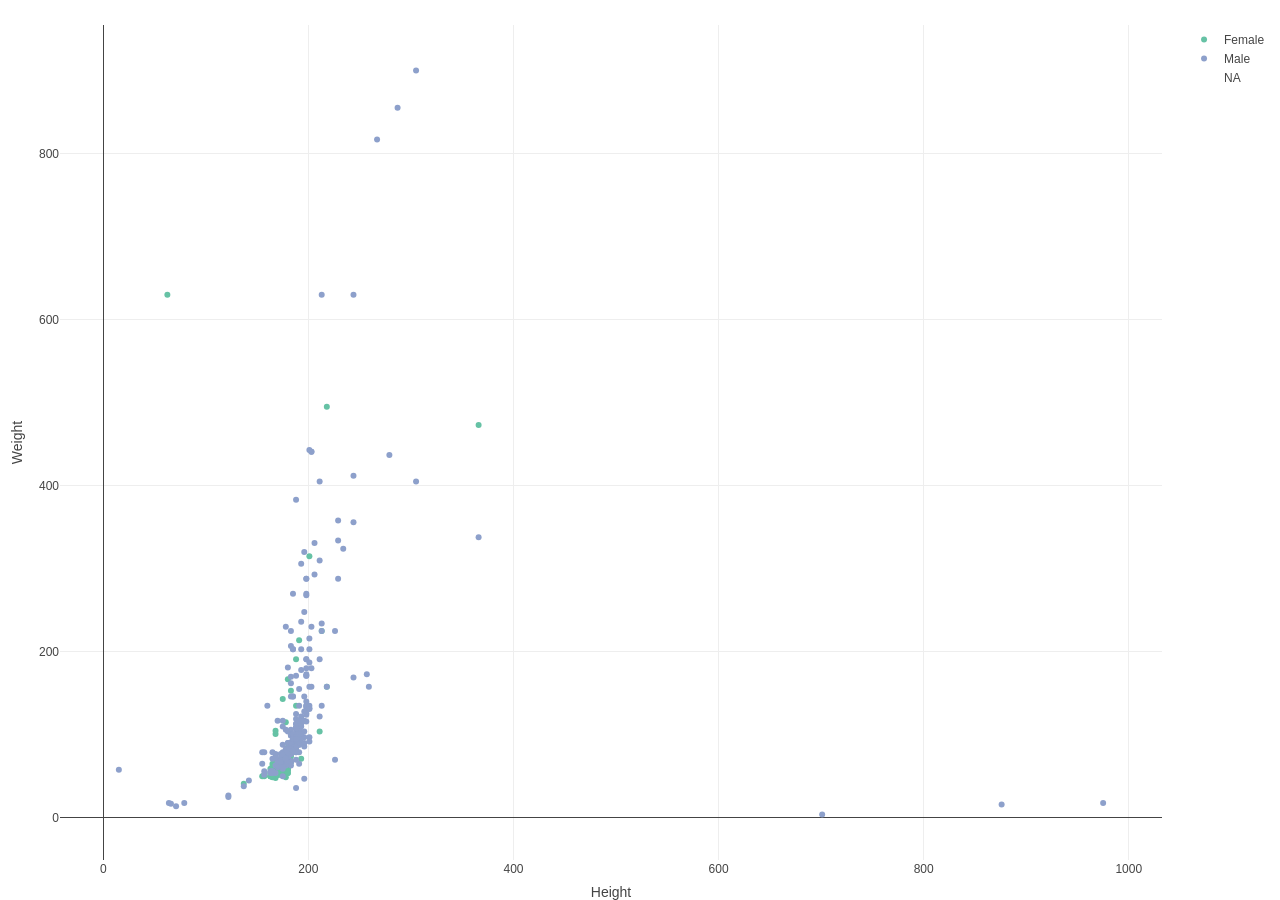
<file: r-assets/plotly.html>
<!DOCTYPE html>
<html lang="en">
<head>
<meta charset="utf-8"/>
<style>body{background-color:white;}</style>
<link href="plotly_files/htmltools-fill-0.5.9/fill.css" rel="stylesheet" />
<script src="plotly_files/htmlwidgets-1.6.4/htmlwidgets.js"></script>
<script src="plotly_files/plotly-binding-4.12.1/plotly.js"></script>
<script src="plotly_files/typedarray-0.1/typedarray.min.js"></script>
<script src="plotly_files/jquery-3.5.1/jquery.min.js"></script>
<link href="plotly_files/crosstalk-1.2.2/css/crosstalk.min.css" rel="stylesheet" />
<script src="plotly_files/crosstalk-1.2.2/js/crosstalk.min.js"></script>
<link href="plotly_files/plotly-htmlwidgets-css-2.25.2/plotly-htmlwidgets.css" rel="stylesheet" />
<script src="plotly_files/plotly-main-2.25.2/plotly-latest.min.js"></script>
  <title>plotly</title>
</head>
<body>
<div id="htmlwidget_container">
  <div class="plotly html-widget html-fill-item" id="htmlwidget-4c3ee3576f0bfb8f34b9" style="width:100%;height:400px;"></div>
</div>
<script type="application/json" data-for="htmlwidget-4c3ee3576f0bfb8f34b9">{"x":{"visdat":{"3c084dc050e1":["function () ","plotlyVisDat"]},"cur_data":"3c084dc050e1","attrs":{"3c084dc050e1":{"x":{},"y":{},"mode":"markers","color":{},"alpha_stroke":1,"sizes":[10,100],"spans":[1,20],"type":"scatter"}},"layout":{"margin":{"b":40,"l":60,"t":25,"r":10},"xaxis":{"domain":[0,1],"automargin":true,"title":"Height"},"yaxis":{"domain":[0,1],"automargin":true,"title":"Weight"},"hovermode":"closest","showlegend":true},"source":"A","config":{"modeBarButtonsToAdd":["hoverclosest","hovercompare"],"showSendToCloud":false},"data":[{"x":[173,165,163,175,173,193,165,163,168,180,170,165,168,188,180,165,170,178,170,170,170,168,165,218,165,157,170,175,180,173,175,163,170,175,183,168,165,168,173,173,175,168,175,178,168,165,173,211,180,183,62.5,168,178,170,165,175,175,170,213,173,168,180,170,168,168,168,170,165,165,175,165,168,170,180,180,165,175,178,175,180,173,178,180,168,185,163,178,168,168,168,168,170,180,180,165,180,173,170,170,173,168,201,183,173,188,157,175,168,178,165,170,165,178,173,178,193,165,180,165,163,175,218,178,168,168,168,175,191,168,165,137,175,180,163,178,366,165,183,155,165,170],"y":[61,57,54,63,57,98,59,50,54,63,57,52,61,135,54,58,59,54,52,59,61,68,56,495,55,52,59,74,74,61,61,50,55,54,67,50,52,56,52,54,63,56,59,65,57,56,56,104,167,77,630,50,115,63,57,61,54,65,225,61,48,59,58,54,52,55,56,49,52,58,54,52,56,72,59,54,72,61,61,59,61,54,85,101,83,59,59,54,52,55,50,52,81,70,50,72,54,61,59,54,50,315,153,52,191,50,72,52,49,65,54,56,59,55,58,71,62,57,54,54,143,158,81,59,105,54,56,214,52,54,41,63,54,50,65,473,51,74,50,52,57],"mode":"markers","type":"scatter","name":"Female","marker":{"color":"rgba(102,194,165,1)","line":{"color":"rgba(102,194,165,1)"}},"textfont":{"color":"rgba(102,194,165,1)"},"error_y":{"color":"rgba(102,194,165,1)"},"error_x":{"color":"rgba(102,194,165,1)"},"line":{"color":"rgba(102,194,165,1)"},"xaxis":"x","yaxis":"y","frame":null},{"x":[203,191,185,203,193,185,178,191,188,193,180,178,244,257,188,183,183,180,211,183,229,213,178,185,183,185,183,198,178,183,183,203,183,165,188,178,178,198,175,180,173,201,165,198,191,191,188,183,185,188,183,191,185,188,188,175,178,183,196,198,170,183,183,203,183,188,193,198,188,193,175,185,201,175,180,185,183,226,178,226,191,183,180,198,191,183,185,267,198,122,183,188,185,193,193,185,188,193,198,201,201,188,175,188,244,196,193,180,185,193,188,191,183,188,975,188,180,183,183,157,142,876,185,185,188,198,175,183,198,178,188,180,178,183,178,701,188,188,183,183,185,191,185,180,259,185,196,180,79,244,178,175,188,183,173,170,183,180,180,198,155,71,178,188,185,183,196,287,178,191,173,244,234,201,188,191,183,64,180,178,175,188,155,191,203,229,193,188,198,168,180,188,213,188,188,201,183,193,198,196,185,185,183,188,185,183,196,366,196,193,188,188,178,175,188,201,180,180,188,168,185,175,178,180,185,206,211,180,175,305,170,183,157,183,185,213,183,180,183,180,178,188,183,163,193,178,178,191,180,183,213,165,188,185,196,185,178,183,165,137,122,191,168,198,185,305,183,178,193,211,188,178,191,175,193,201,198,279,188,211,178,157,185,183,188,170,201,183,173,170,180,191,196,180,183,188,201,188,183,198,185,175,198,185,163,175,188,191,183,188,183,206,15.199999999999999,165,168,191,175,229,178,191,180,183,185,188,173,218,175,160,188,196,175,188,183,66,185],"y":[441,65,90,441,122,88,81,104,108,90,90,72,169,173,101,68,83,90,122,86,358,135,106,146,68,270,101,126,68,81,67,180,77,54,95,77,79,133,63,181,68,216,71,124,155,113,95,86,90,92,90,104,86,88,97,77,230,86,97,135,61,99,90,158,81,108,90,116,108,101,74,86,97,63,81,86,170,70,78,225,79,99,104,173,88,90,81,817,135,27,90,95,91,178,101,95,383,90,171,187,132,89,110,81,412,104,306,74,80,203,95,106,88,108,18,91,81,88,86,52,45,16,81,86,99,268,62,90,270,79,88,83,77,88,79,4,95,90,79,79,89,104,88,81,158,81,146,83,18,630,77,77,119,207,65,65,79,81,79,191,79,14,77,113,90,88,86,855,81,104,72,356,324,203,97,99,106,18,79,63,59,95,65,95,230,288,236,36,191,77,79,86,225,90,97,135,81,110,140,90,90,86,77,101,81,86,128,338,248,90,101,79,79,72,70,158,70,79,125,54,99,88,79,83,86,293,191,65,69,405,117,89,79,87,80,234,86,81,90,74,68,83,79,56,97,83,70,117,83,81,630,56,108,146,320,85,79,101,56,38,25,104,63,171,203,900,63,74,113,310,87,79,88,79,101,92,180,437,113,405,74,56,81,83,79,63,131,91,77,68,77,101,47,74,146,99,443,101,225,288,101,74,288,203,54,76,97,117,81,86,82,331,58,79,73,117,50,334,71,135,79,162,95,108,67,158,117,135,171,117,61,95,83,17,81],"mode":"markers","type":"scatter","name":"Male","marker":{"color":"rgba(141,160,203,1)","line":{"color":"rgba(141,160,203,1)"}},"textfont":{"color":"rgba(141,160,203,1)"},"error_y":{"color":"rgba(141,160,203,1)"},"error_x":{"color":"rgba(141,160,203,1)"},"line":{"color":"rgba(141,160,203,1)"},"xaxis":"x","yaxis":"y","frame":null},{"x":[193,170,175,196,175,193,183,188,198,183,185,178,191,140],"y":[110,62,68,96,50,99,81,92,360,383,149,77,135,39],"mode":"markers","type":"scatter","name":"NA","marker":{"color":"transparent","line":{"color":"transparent"}},"textfont":{"color":"transparent"},"error_y":{"color":"transparent"},"error_x":{"color":"transparent"},"line":{"color":"transparent"},"xaxis":"x","yaxis":"y","frame":null}],"highlight":{"on":"plotly_click","persistent":false,"dynamic":false,"selectize":false,"opacityDim":0.20000000000000001,"selected":{"opacity":1},"debounce":0},"shinyEvents":["plotly_hover","plotly_click","plotly_selected","plotly_relayout","plotly_brushed","plotly_brushing","plotly_clickannotation","plotly_doubleclick","plotly_deselect","plotly_afterplot","plotly_sunburstclick"],"base_url":"https://plot.ly"},"evals":[],"jsHooks":[]}</script>
<script type="application/htmlwidget-sizing" data-for="htmlwidget-4c3ee3576f0bfb8f34b9">{"viewer":{"width":"100%","height":400,"padding":0,"fill":true},"browser":{"width":"100%","height":400,"padding":0,"fill":true}}</script>
</body>
</html>
</file>
<file: style.css>
body { max-width: 1050px; margin: 22px auto; padding: 0 14px; color: #222; background: white; font: 15px Arial, sans-serif; }
h1 { font-size: 27px; } h2 { font-size: 21px; margin: 0 0 20px; }
nav { border-bottom: 1px solid #999; padding: 5px 0 10px; }
button { cursor: pointer; font: inherit; padding: 5px 10px; margin-right: 6px; }
.tab[aria-selected="true"] { font-weight: bold; background: #dedede; }
.plot { padding: 20px 0 26px; border-bottom: 1px solid #ccc; }
.visual img, .visual canvas { display: block; max-width: 100%; height: auto; }
.visual iframe { width: 100%; height: 550px; border: 1px solid #bbb; box-sizing: border-box; }
.r-code { width: 100%; box-sizing: border-box; min-height: 110px; padding: 10px; margin: 10px 0; font: 13px Consolas, 'Courier New', monospace; resize: vertical; border: 1px solid #999; background: #fbfbfb; }
summary { cursor: pointer; margin: 12px 0; color: #163c6a; }
.run-status { color: #555; padding: 7px 0; }
.console-output { background: #f4f4f4; border: 1px solid #ccc; padding: 9px; white-space: pre-wrap; }
pre { overflow-wrap: anywhere; white-space: pre-wrap; font-size: 13px; }
[hidden] { display: none !important; }
</file>
<file: r-assets/datatable_files/htmltools-fill-0.5.9/fill.css>
@layer htmltools {
  .html-fill-container {
    display: flex;
    flex-direction: column;
    /* Prevent the container from expanding vertically or horizontally beyond its
    parent's constraints. */
    min-height: 0;
    min-width: 0;
  }
  .html-fill-container > .html-fill-item {
    /* Fill items can grow and shrink freely within
    available vertical space in fillable container */
    flex: 1 1 auto;
    min-height: 0;
    min-width: 0;
  }
  .html-fill-container > :not(.html-fill-item) {
    /* Prevent shrinking or growing of non-fill items */
    flex: 0 0 auto;
  }
}
</file>
<file: r-assets/datatable_files/datatables-css-0.0.0/datatables-crosstalk.css>
.dt-crosstalk-fade {
  opacity: 0.2;
}

html body div.DTS div.dataTables_scrollBody {
  background: none;
}


/*
Fix https://github.com/rstudio/DT/issues/563
If the `table.display` is set to "block" (e.g., pkgdown), the browser will display
datatable objects strangely. The search panel and the page buttons will still be
in full-width but the table body will be "compact" and shorter.
In therory, having this attributes will affect `dom="t"`
with `display: block` users. But in reality, there should be no one.
We may remove the below lines in the future if the upstream agree to have this there.
See https://github.com/DataTables/DataTablesSrc/issues/160
*/

table.dataTable {
  display: table;
}


/*
When DTOutput(fill = TRUE), it receives a .html-fill-item class (via htmltools::bindFillRole()), which effectively amounts to `flex: 1 1 auto`. That's mostly fine, but the case where `fillContainer=TRUE`+`height:auto`+`flex-basis:auto` and the container (e.g., a bslib::card()) doesn't have a defined height is a bit problematic since the table wants to fit the parent but the parent wants to fit the table, which results pretty small table height (maybe because there is a minimum height somewhere?). It seems better in this case to impose a 400px height default for the table, which we can do by setting `flex-basis` to 400px (the table is still allowed to grow/shrink when the container has an opinionated height).
*/

.html-fill-container > .html-fill-item.datatables {
  flex-basis: 400px;
}
</file>
<file: r-assets/ggplotly_files/htmltools-fill-0.5.9/fill.css>
@layer htmltools {
  .html-fill-container {
    display: flex;
    flex-direction: column;
    /* Prevent the container from expanding vertically or horizontally beyond its
    parent's constraints. */
    min-height: 0;
    min-width: 0;
  }
  .html-fill-container > .html-fill-item {
    /* Fill items can grow and shrink freely within
    available vertical space in fillable container */
    flex: 1 1 auto;
    min-height: 0;
    min-width: 0;
  }
  .html-fill-container > :not(.html-fill-item) {
    /* Prevent shrinking or growing of non-fill items */
    flex: 0 0 auto;
  }
}
</file>
<file: r-assets/ggplotly_files/plotly-htmlwidgets-css-2.25.2/plotly-htmlwidgets.css>
/*
just here so that plotly works
correctly with ioslides.
see https://github.com/ropensci/plotly/issues/463
*/

slide:not(.current) .plotly.html-widget{
  display: none;
}
</file>
<file: r-assets/plotly_files/htmltools-fill-0.5.9/fill.css>
@layer htmltools {
  .html-fill-container {
    display: flex;
    flex-direction: column;
    /* Prevent the container from expanding vertically or horizontally beyond its
    parent's constraints. */
    min-height: 0;
    min-width: 0;
  }
  .html-fill-container > .html-fill-item {
    /* Fill items can grow and shrink freely within
    available vertical space in fillable container */
    flex: 1 1 auto;
    min-height: 0;
    min-width: 0;
  }
  .html-fill-container > :not(.html-fill-item) {
    /* Prevent shrinking or growing of non-fill items */
    flex: 0 0 auto;
  }
}
</file>
<file: r-assets/plotly_files/plotly-htmlwidgets-css-2.25.2/plotly-htmlwidgets.css>
/*
just here so that plotly works
correctly with ioslides.
see https://github.com/ropensci/plotly/issues/463
*/

slide:not(.current) .plotly.html-widget{
  display: none;
}
</file>
<file: r-assets/datatable_files/crosstalk-1.2.2/css/crosstalk.min.css>
.container-fluid.crosstalk-bscols{margin-left:-30px;margin-right:-30px;white-space:normal}body>.container-fluid.crosstalk-bscols{margin-left:auto;margin-right:auto}.crosstalk-input-checkboxgroup .crosstalk-options-group .crosstalk-options-column{display:inline-block;padding-right:12px;vertical-align:top}@media only screen and (max-width: 480px){.crosstalk-input-checkboxgroup .crosstalk-options-group .crosstalk-options-column{display:block;padding-right:inherit}}.crosstalk-input{margin-bottom:15px}.crosstalk-input .control-label{margin-bottom:0;vertical-align:middle}.crosstalk-input input[type="checkbox"]{margin:4px 0 0;margin-top:1px;line-height:normal}.crosstalk-input .checkbox{position:relative;display:block;margin-top:10px;margin-bottom:10px}.crosstalk-input .checkbox>label{padding-left:20px;margin-bottom:0;font-weight:400;cursor:pointer}.crosstalk-input .checkbox input[type="checkbox"],.crosstalk-input .checkbox-inline input[type="checkbox"]{position:absolute;margin-top:2px;margin-left:-20px}.crosstalk-input .checkbox+.checkbox{margin-top:-5px}.crosstalk-input .checkbox-inline{position:relative;display:inline-block;padding-left:20px;margin-bottom:0;font-weight:400;vertical-align:middle;cursor:pointer}.crosstalk-input .checkbox-inline+.checkbox-inline{margin-top:0;margin-left:10px}
</file>
<file: r-assets/ggplotly_files/crosstalk-1.2.2/css/crosstalk.min.css>
.container-fluid.crosstalk-bscols{margin-left:-30px;margin-right:-30px;white-space:normal}body>.container-fluid.crosstalk-bscols{margin-left:auto;margin-right:auto}.crosstalk-input-checkboxgroup .crosstalk-options-group .crosstalk-options-column{display:inline-block;padding-right:12px;vertical-align:top}@media only screen and (max-width: 480px){.crosstalk-input-checkboxgroup .crosstalk-options-group .crosstalk-options-column{display:block;padding-right:inherit}}.crosstalk-input{margin-bottom:15px}.crosstalk-input .control-label{margin-bottom:0;vertical-align:middle}.crosstalk-input input[type="checkbox"]{margin:4px 0 0;margin-top:1px;line-height:normal}.crosstalk-input .checkbox{position:relative;display:block;margin-top:10px;margin-bottom:10px}.crosstalk-input .checkbox>label{padding-left:20px;margin-bottom:0;font-weight:400;cursor:pointer}.crosstalk-input .checkbox input[type="checkbox"],.crosstalk-input .checkbox-inline input[type="checkbox"]{position:absolute;margin-top:2px;margin-left:-20px}.crosstalk-input .checkbox+.checkbox{margin-top:-5px}.crosstalk-input .checkbox-inline{position:relative;display:inline-block;padding-left:20px;margin-bottom:0;font-weight:400;vertical-align:middle;cursor:pointer}.crosstalk-input .checkbox-inline+.checkbox-inline{margin-top:0;margin-left:10px}
</file>
<file: r-assets/plotly_files/crosstalk-1.2.2/css/crosstalk.min.css>
.container-fluid.crosstalk-bscols{margin-left:-30px;margin-right:-30px;white-space:normal}body>.container-fluid.crosstalk-bscols{margin-left:auto;margin-right:auto}.crosstalk-input-checkboxgroup .crosstalk-options-group .crosstalk-options-column{display:inline-block;padding-right:12px;vertical-align:top}@media only screen and (max-width: 480px){.crosstalk-input-checkboxgroup .crosstalk-options-group .crosstalk-options-column{display:block;padding-right:inherit}}.crosstalk-input{margin-bottom:15px}.crosstalk-input .control-label{margin-bottom:0;vertical-align:middle}.crosstalk-input input[type="checkbox"]{margin:4px 0 0;margin-top:1px;line-height:normal}.crosstalk-input .checkbox{position:relative;display:block;margin-top:10px;margin-bottom:10px}.crosstalk-input .checkbox>label{padding-left:20px;margin-bottom:0;font-weight:400;cursor:pointer}.crosstalk-input .checkbox input[type="checkbox"],.crosstalk-input .checkbox-inline input[type="checkbox"]{position:absolute;margin-top:2px;margin-left:-20px}.crosstalk-input .checkbox+.checkbox{margin-top:-5px}.crosstalk-input .checkbox-inline{position:relative;display:inline-block;padding-left:20px;margin-bottom:0;font-weight:400;vertical-align:middle;cursor:pointer}.crosstalk-input .checkbox-inline+.checkbox-inline{margin-top:0;margin-left:10px}
</file>
